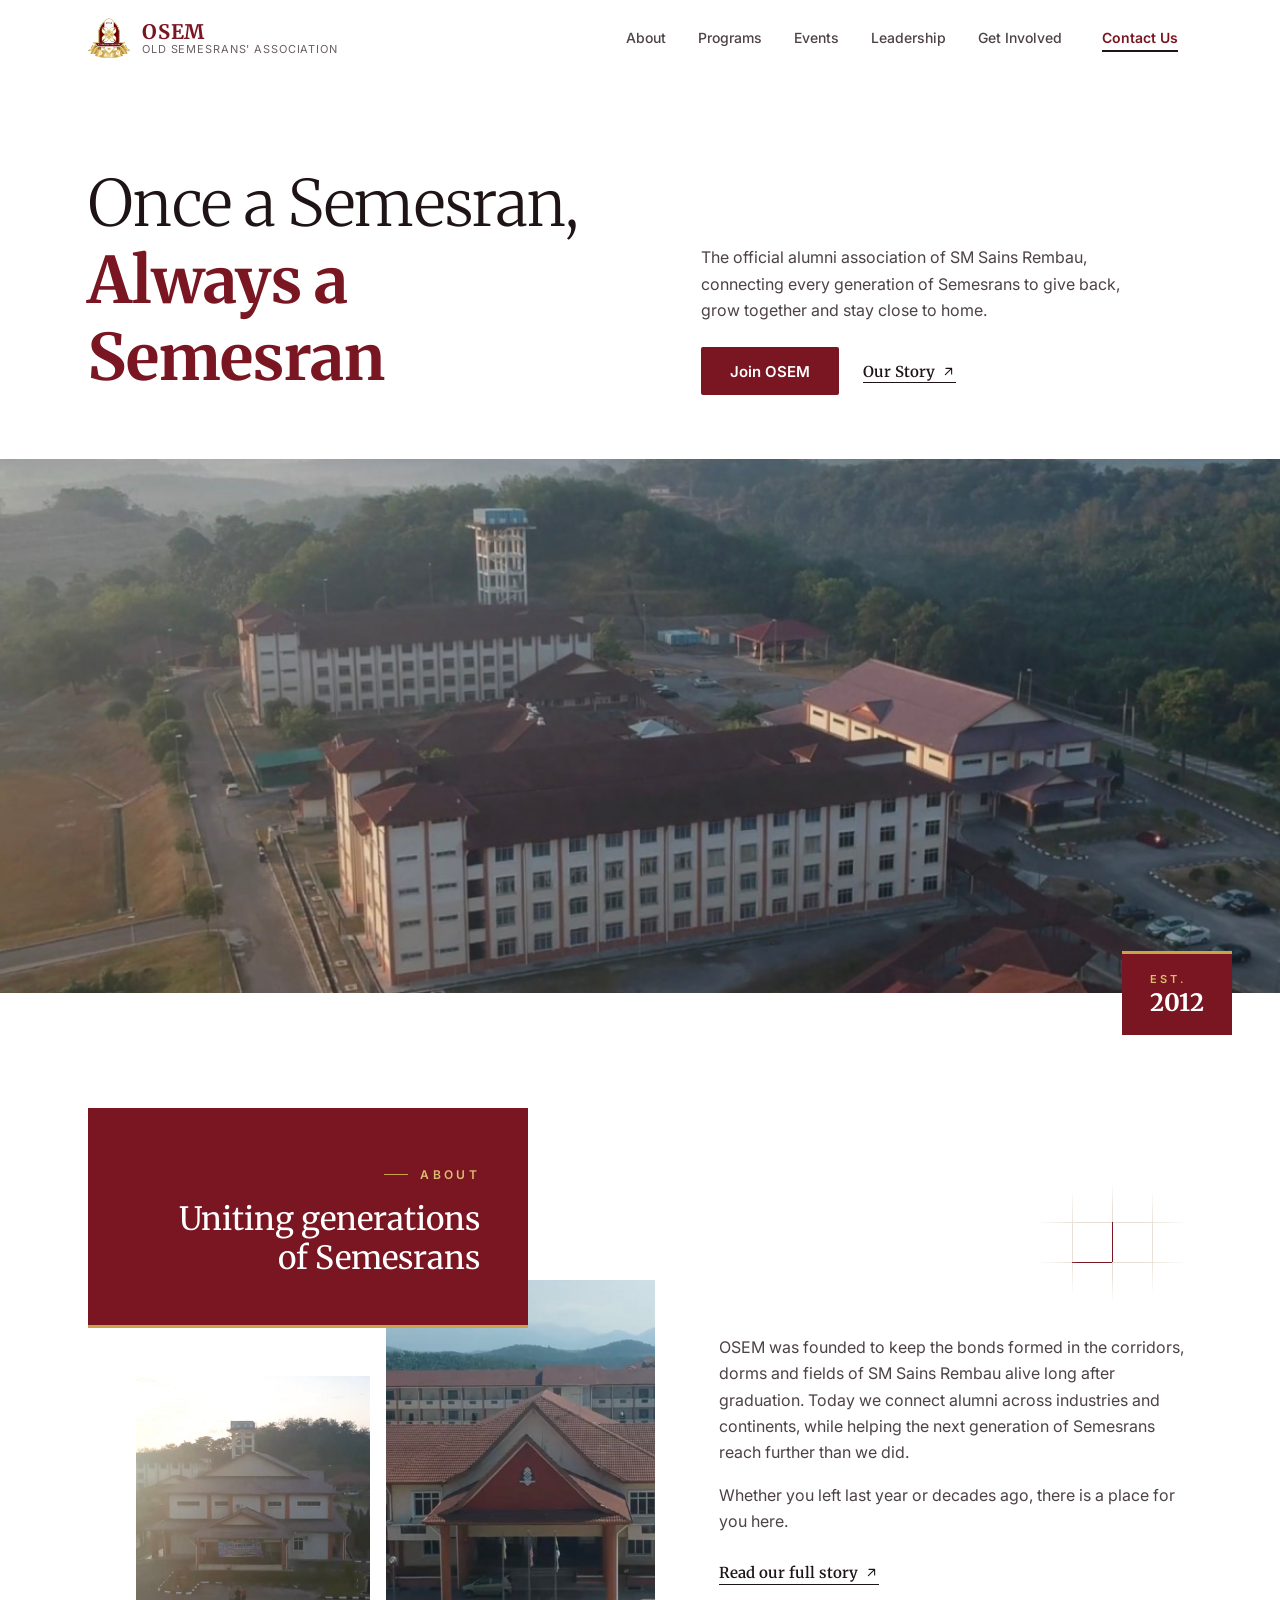
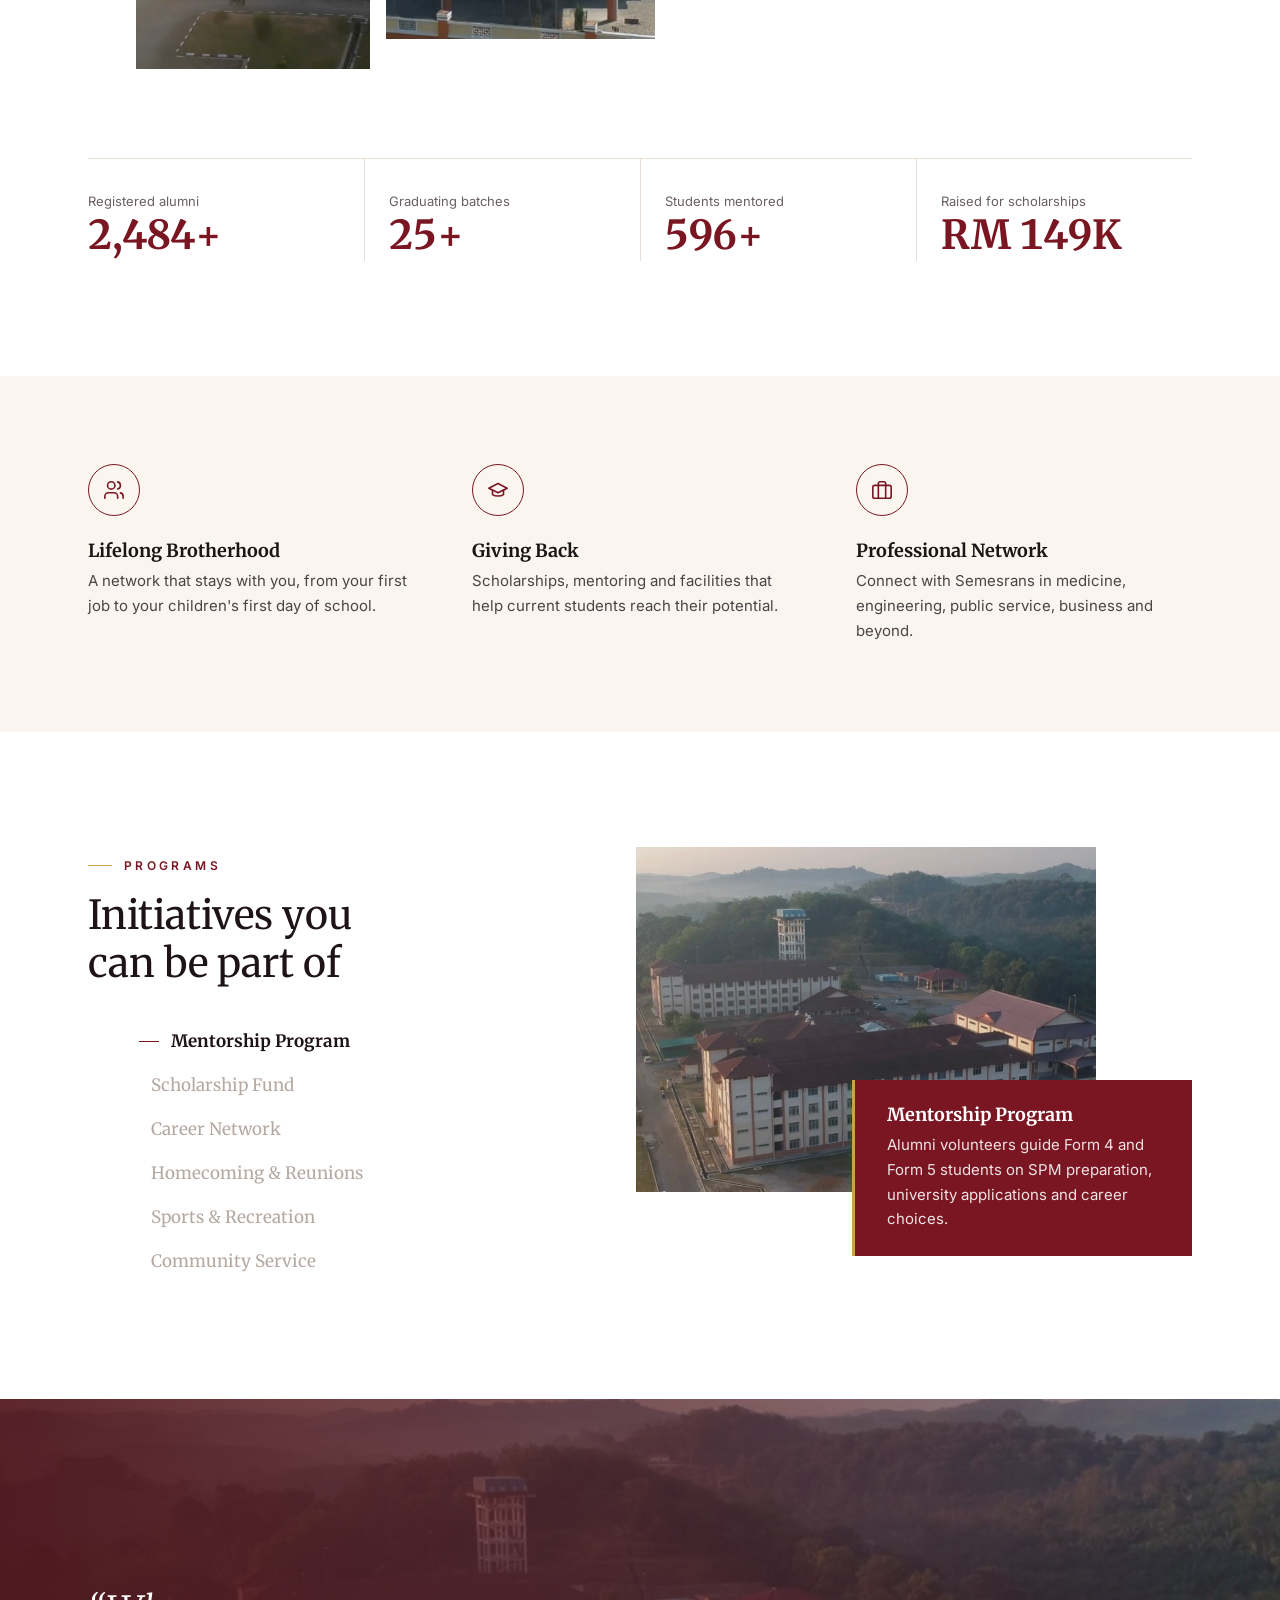
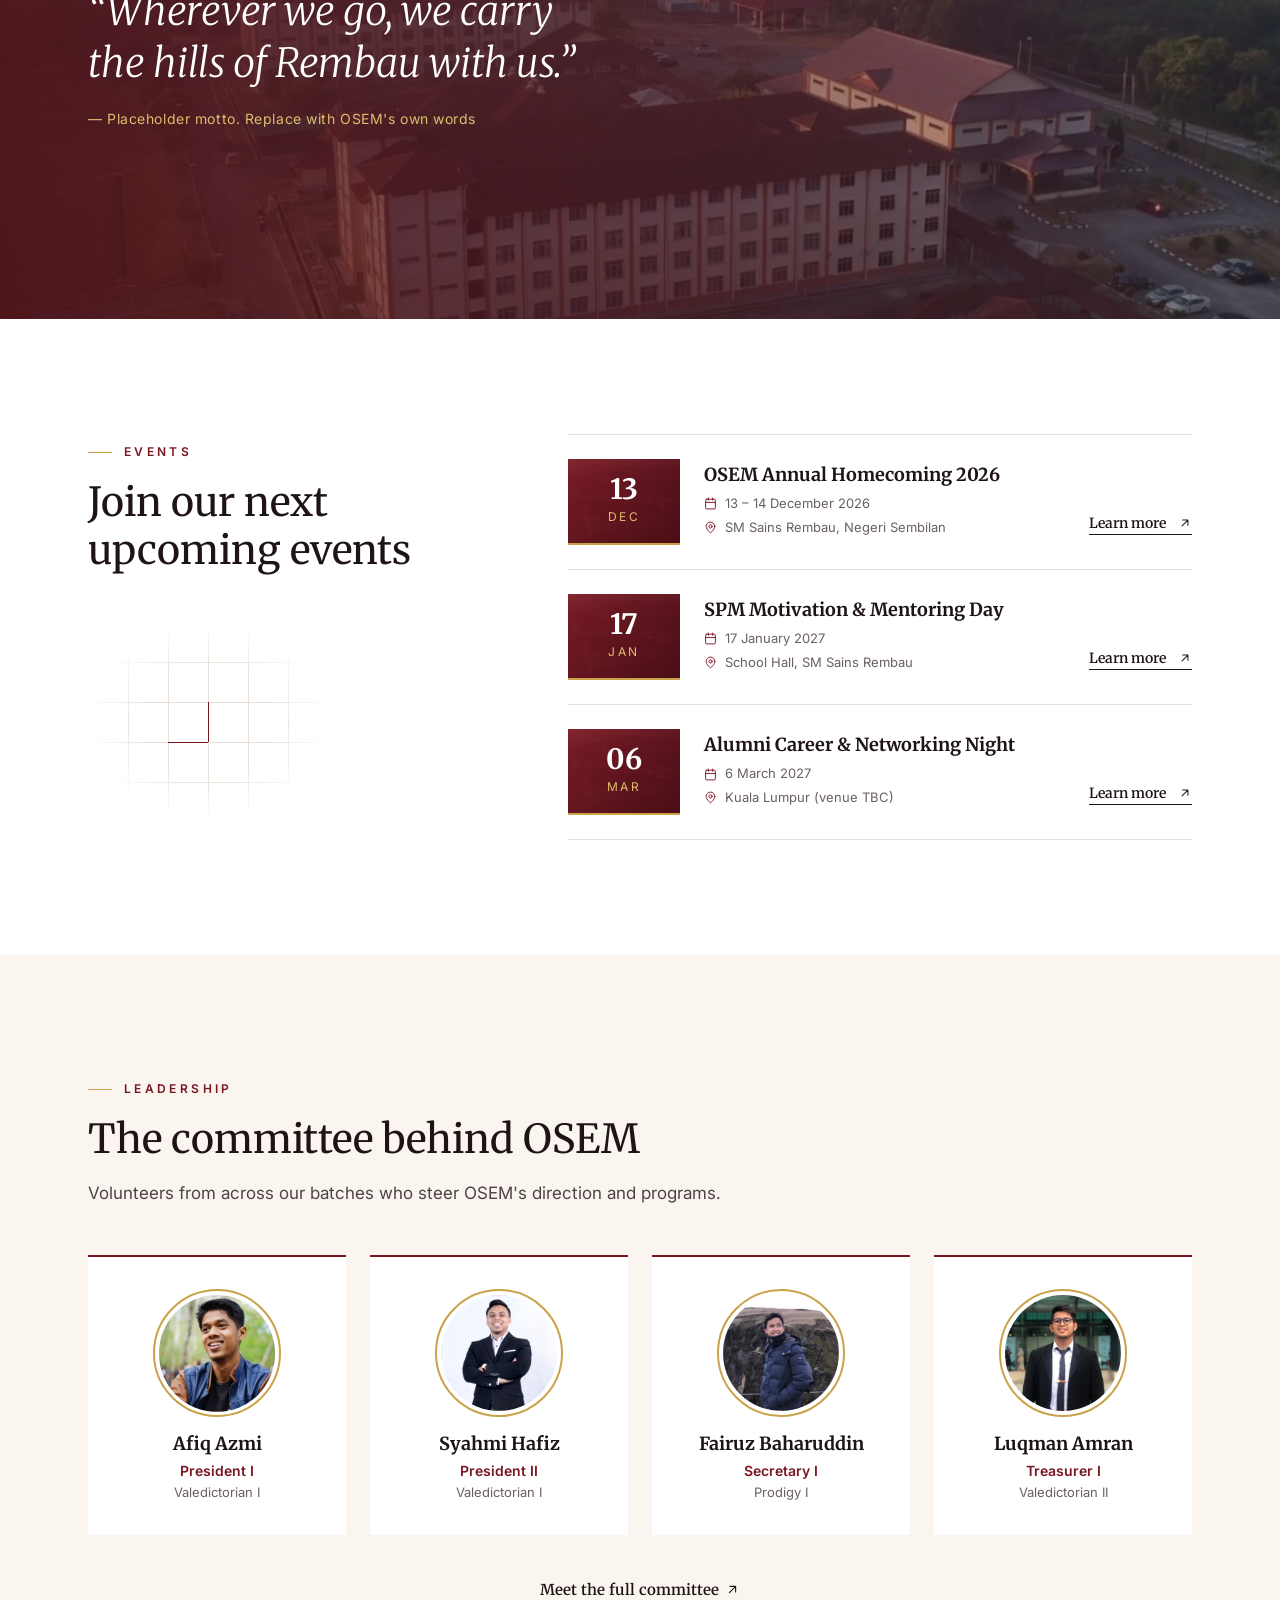
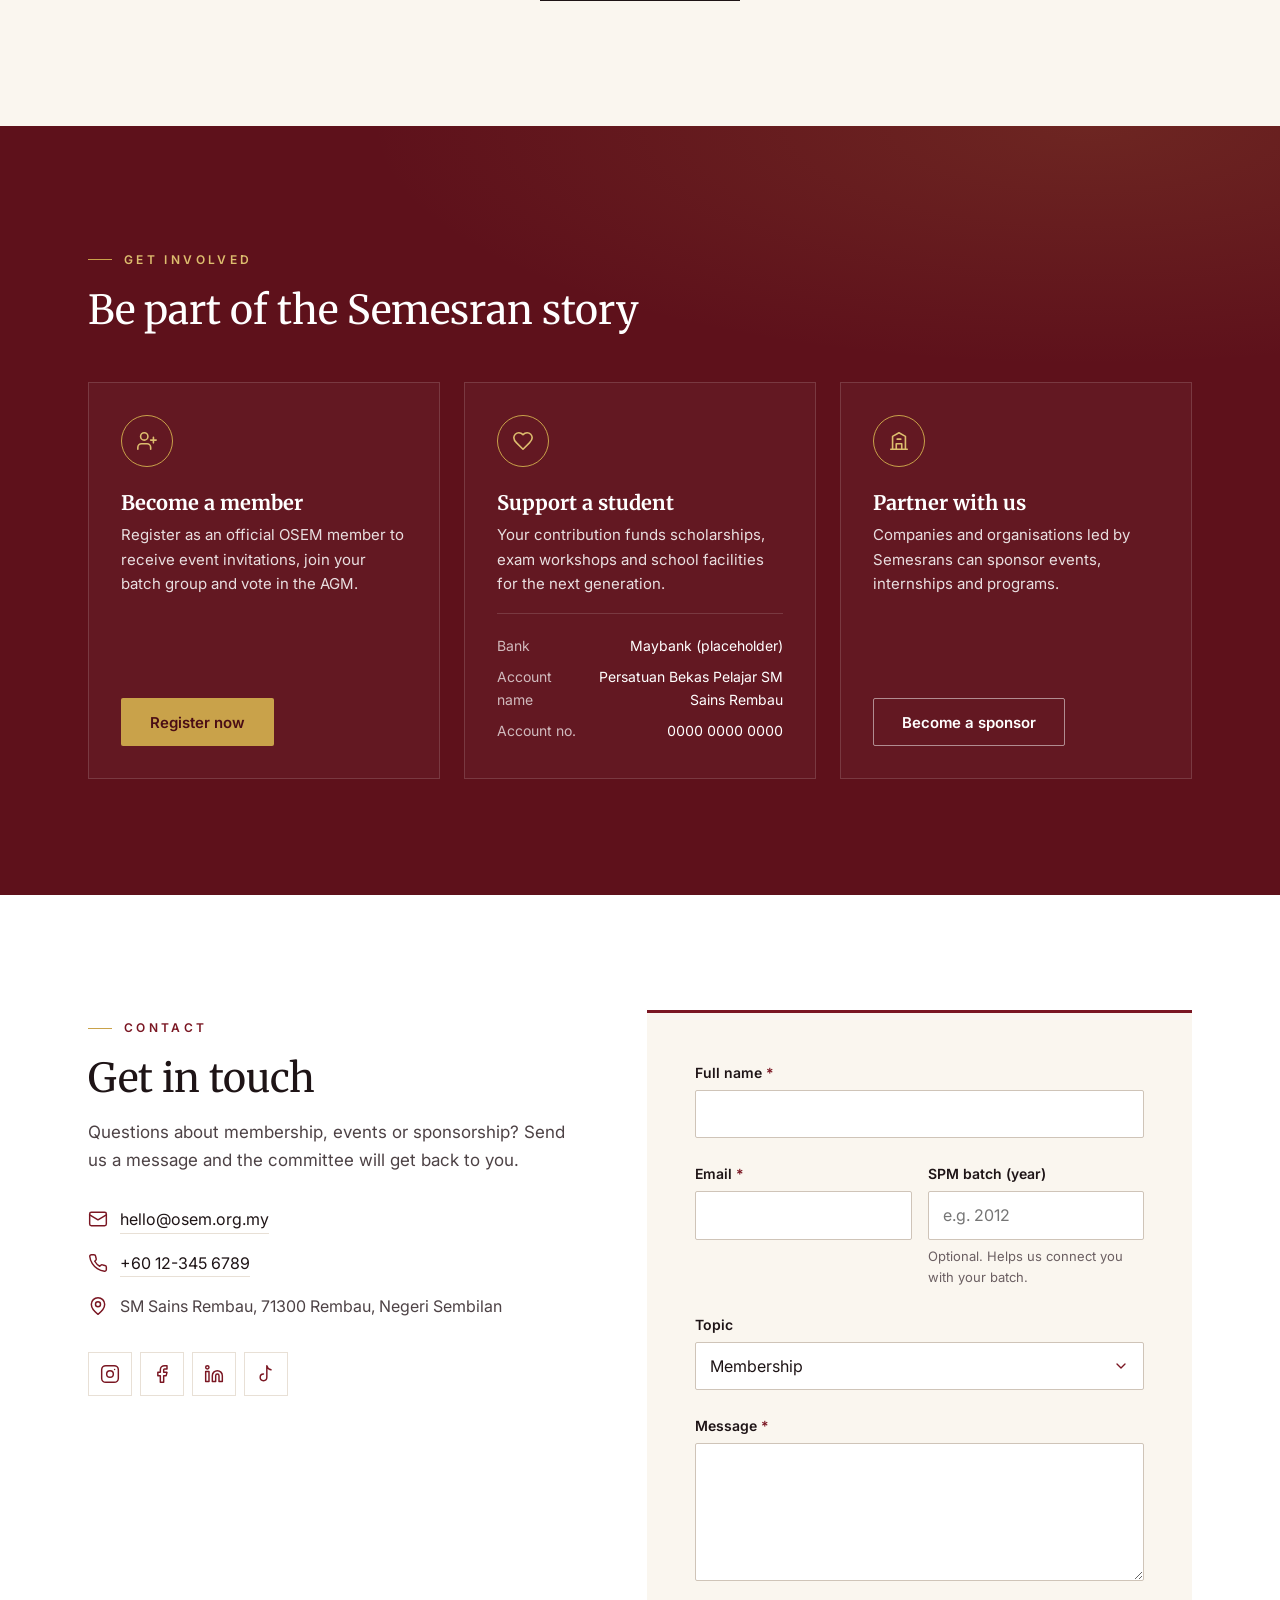
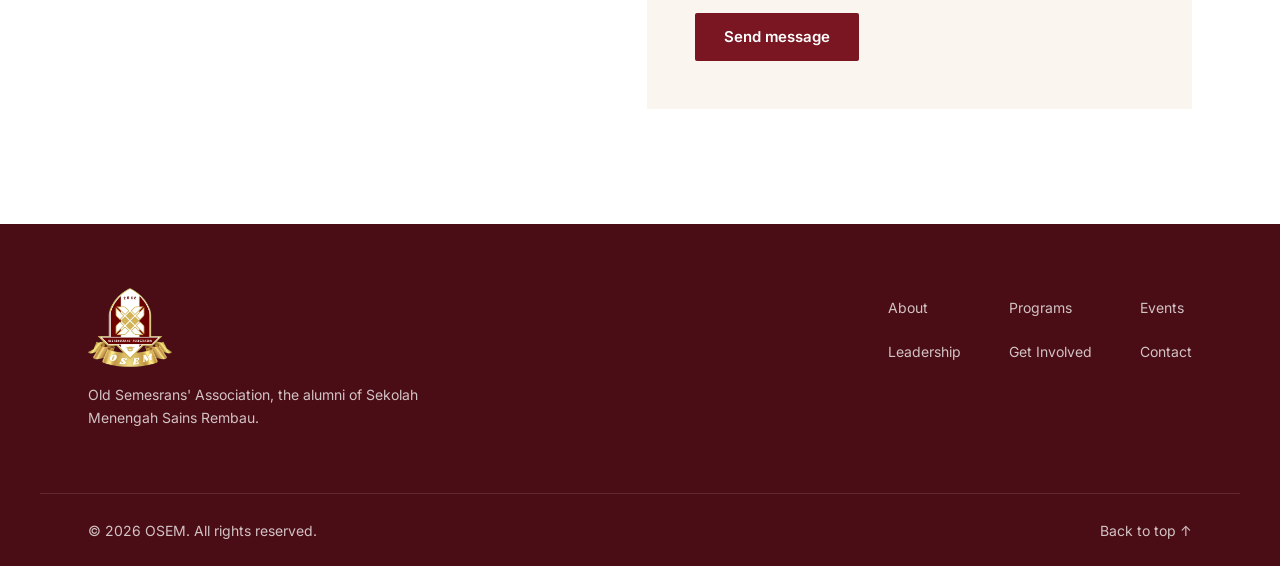
<file: index.html>
<!doctype html>
<html lang="en">
<head>
  <meta charset="utf-8">
  <meta name="viewport" content="width=device-width, initial-scale=1">
  <title>OSEM — Old Semesrans' Association</title>
  <meta name="description" content="OSEM, the Old Semesrans' Association, brings together the alumni of SM Sains Rembau through mentorship, giving back and lifelong friendship.">
  <meta name="theme-color" content="#7A1622">
  <link rel="icon" type="image/png" href="assets/img/osem-logo.png">
  <link rel="preconnect" href="https://fonts.googleapis.com">
  <link rel="preconnect" href="https://fonts.gstatic.com" crossorigin>
  <link href="https://fonts.googleapis.com/css2?family=Merriweather:wght@300;400;700&family=Inter:wght@400;500;600&display=swap" rel="stylesheet">
  <link rel="stylesheet" href="css/styles.css">
</head>
<body>
  <a class="skip-link" href="#main">Skip to main content</a>

  <!-- ============ NAV ============ -->
  <header class="site-header" id="top">
    <div class="container nav">
      <a href="#top" class="brand" aria-label="OSEM home">
        <img src="assets/img/osem-logo.png" alt="" width="42" height="40">
        <span class="brand-text"><strong>OSEM</strong><span>Old Semesrans' Association</span></span>
      </a>

      <button class="nav-toggle" aria-expanded="false" aria-controls="nav-menu" aria-label="Open menu">
        <span></span><span></span><span></span>
      </button>

      <nav id="nav-menu" class="nav-menu" aria-label="Primary">
        <ul>
          <li><a href="about.html">About</a></li>
          <li><a href="#programs">Programs</a></li>
          <li><a href="#events">Events</a></li>
          <li><a href="#leadership">Leadership</a></li>
          <li><a href="#support">Get Involved</a></li>
          <li><a href="#contact" class="nav-cta">Contact Us</a></li>
        </ul>
      </nav>
    </div>
  </header>

  <main id="main">
    <!-- ============ HERO ============ -->
    <section class="hero" aria-labelledby="hero-title">
      <div class="container hero-top">
        <h1 id="hero-title">Once a Semesran,<br><strong>Always a Semesran</strong></h1>
        <div class="hero-side">
          <p>The official alumni association of SM Sains Rembau, connecting every generation of Semesrans to give back, grow together and stay close to home.</p>
          <div class="btn-row">
            <a href="#support" class="btn btn-primary">Join OSEM</a>
            <a href="about.html" class="btn-link">Our Story <svg aria-hidden="true" viewBox="0 0 24 24"><path d="M7 17 17 7M8 7h9v9"/></svg></a>
          </div>
        </div>
      </div>
      <figure class="hero-media">
        <img src="assets/img/campus.jpg" width="1334" height="672" alt="Aerial view of the SM Sains Rembau campus at sunrise, surrounded by forested hills" fetchpriority="high">
        <figcaption class="hero-badge"><span>Est.</span> 2012</figcaption>
      </figure>
    </section>

    <!-- ============ ABOUT ============ -->
    <section class="section about" id="about" aria-labelledby="about-title">
      <div class="container about-grid">
        <div class="about-visual">
          <div class="about-card reveal">
            <p class="eyebrow eyebrow-light">About</p>
            <h2 id="about-title">Uniting generations of Semesrans</h2>
          </div>
          <div class="about-photos">
            <img class="photo photo-a" src="assets/img/dewan.jpg" alt="Dewan Dato Haji Azam, the school hall at SM Sains Rembau, at sunrise" loading="lazy" width="800" height="1000">
            <img class="photo photo-b" src="assets/img/bangunan-utama.jpg" alt="The main building of SM Sains Rembau with the hills of Rembau behind it" loading="lazy" width="750" height="1000">
          </div>
        </div>

        <div class="about-text reveal">
          <span class="deco-grid" aria-hidden="true"></span>
          <p>OSEM was founded to keep the bonds formed in the corridors, dorms and fields of SM Sains Rembau alive long after graduation. Today we connect alumni across industries and continents, while helping the next generation of Semesrans reach further than we did.</p>
          <p>Whether you left last year or decades ago, there is a place for you here.</p>
          <a href="about.html" class="btn-link">Read our full story <svg aria-hidden="true" viewBox="0 0 24 24"><path d="M7 17 17 7M8 7h9v9"/></svg></a>
        </div>
      </div>

      <div class="container">
        <dl class="stats" aria-label="OSEM at a glance">
          <div><dt>Registered alumni</dt><dd data-count="2500" data-suffix="+">2,500+</dd></div>
          <div><dt>Graduating batches</dt><dd data-count="25" data-suffix="+">25+</dd></div>
          <div><dt>Students mentored</dt><dd data-count="600" data-suffix="+">600+</dd></div>
          <div><dt>Raised for scholarships</dt><dd data-prefix="RM " data-count="150" data-suffix="K">RM 150K</dd></div>
        </dl>
      </div>
    </section>

    <!-- ============ VALUES ============ -->
    <section class="values" aria-label="What we stand for">
      <div class="container values-grid">
        <article class="value reveal">
          <span class="value-icon" aria-hidden="true"><svg viewBox="0 0 24 24"><path d="M16 21v-2a4 4 0 0 0-4-4H6a4 4 0 0 0-4 4v2"/><circle cx="9" cy="7" r="4"/><path d="M22 21v-2a4 4 0 0 0-3-3.87M16 3.13a4 4 0 0 1 0 7.75"/></svg></span>
          <h3>Lifelong Brotherhood</h3>
          <p>A network that stays with you, from your first job to your children's first day of school.</p>
        </article>
        <article class="value reveal">
          <span class="value-icon" aria-hidden="true"><svg viewBox="0 0 24 24"><path d="M22 10 12 5 2 10l10 5 10-5Z"/><path d="M6 12v5c3 2 9 2 12 0v-5"/></svg></span>
          <h3>Giving Back</h3>
          <p>Scholarships, mentoring and facilities that help current students reach their potential.</p>
        </article>
        <article class="value reveal">
          <span class="value-icon" aria-hidden="true"><svg viewBox="0 0 24 24"><rect x="2" y="7" width="20" height="14" rx="2"/><path d="M16 21V5a2 2 0 0 0-2-2h-4a2 2 0 0 0-2 2v16"/></svg></span>
          <h3>Professional Network</h3>
          <p>Connect with Semesrans in medicine, engineering, public service, business and beyond.</p>
        </article>
      </div>
    </section>

    <!-- ============ PROGRAMS ============ -->
    <section class="section programs" id="programs" aria-labelledby="programs-title">
      <div class="container programs-grid">
        <div class="programs-intro">
          <p class="eyebrow">Programs</p>
          <h2 id="programs-title">Initiatives you can be part of</h2>

          <div class="program-list" role="tablist" aria-label="OSEM programs" aria-orientation="vertical">
            <button role="tab" id="tab-0" aria-selected="true" aria-controls="program-panel" data-index="0">Mentorship Program</button>
            <button role="tab" id="tab-1" aria-selected="false" aria-controls="program-panel" tabindex="-1" data-index="1">Scholarship Fund</button>
            <button role="tab" id="tab-2" aria-selected="false" aria-controls="program-panel" tabindex="-1" data-index="2">Career Network</button>
            <button role="tab" id="tab-3" aria-selected="false" aria-controls="program-panel" tabindex="-1" data-index="3">Homecoming &amp; Reunions</button>
            <button role="tab" id="tab-4" aria-selected="false" aria-controls="program-panel" tabindex="-1" data-index="4">Sports &amp; Recreation</button>
            <button role="tab" id="tab-5" aria-selected="false" aria-controls="program-panel" tabindex="-1" data-index="5">Community Service</button>
          </div>
        </div>

        <div class="program-panel" id="program-panel" role="tabpanel" aria-labelledby="tab-0" tabindex="0">
          <div class="program-img">
            <img src="assets/img/campus.jpg" alt="" loading="lazy" width="1334" height="672">
          </div>
          <div class="program-caption">
            <h3 class="program-title">Mentorship Program</h3>
            <p class="program-desc">Alumni volunteers guide Form 4 and Form 5 students on SPM preparation, university applications and career choices.</p>
          </div>
        </div>
      </div>
    </section>

    <!-- ============ QUOTE BAND ============ -->
    <section class="band" aria-label="Our motto">
      <img src="assets/img/campus.jpg" alt="" loading="lazy" width="1334" height="672">
      <div class="band-overlay">
        <blockquote class="container">
          <p>“Wherever we go, we carry the hills of Rembau with us.”</p>
          <cite>— Placeholder motto. Replace with OSEM's own words</cite>
        </blockquote>
      </div>
    </section>

    <!-- ============ EVENTS ============ -->
    <section class="section events" id="events" aria-labelledby="events-title">
      <div class="container events-grid">
        <div class="events-intro">
          <p class="eyebrow">Events</p>
          <h2 id="events-title">Join our next<br>upcoming events</h2>
          <span class="deco-grid deco-grid-lg" aria-hidden="true"></span>
        </div>

        <ul class="event-list">
          <li class="event reveal">
            <div class="event-thumb" aria-hidden="true"><span class="d">13</span><span class="m">Dec</span></div>
            <div class="event-body">
              <h3>OSEM Annual Homecoming 2026</h3>
              <p class="meta"><svg aria-hidden="true" viewBox="0 0 24 24"><rect x="3" y="4" width="18" height="18" rx="2"/><path d="M16 2v4M8 2v4M3 10h18"/></svg>13 – 14 December 2026</p>
              <p class="meta"><svg aria-hidden="true" viewBox="0 0 24 24"><path d="M20 10c0 6-8 12-8 12s-8-6-8-12a8 8 0 0 1 16 0Z"/><circle cx="12" cy="10" r="3"/></svg>SM Sains Rembau, Negeri Sembilan</p>
            </div>
            <a href="#contact" class="btn-link event-link">Learn more<span class="sr-only"> about OSEM Annual Homecoming 2026</span> <svg aria-hidden="true" viewBox="0 0 24 24"><path d="M7 17 17 7M8 7h9v9"/></svg></a>
          </li>
          <li class="event reveal">
            <div class="event-thumb" aria-hidden="true"><span class="d">17</span><span class="m">Jan</span></div>
            <div class="event-body">
              <h3>SPM Motivation &amp; Mentoring Day</h3>
              <p class="meta"><svg aria-hidden="true" viewBox="0 0 24 24"><rect x="3" y="4" width="18" height="18" rx="2"/><path d="M16 2v4M8 2v4M3 10h18"/></svg>17 January 2027</p>
              <p class="meta"><svg aria-hidden="true" viewBox="0 0 24 24"><path d="M20 10c0 6-8 12-8 12s-8-6-8-12a8 8 0 0 1 16 0Z"/><circle cx="12" cy="10" r="3"/></svg>School Hall, SM Sains Rembau</p>
            </div>
            <a href="#contact" class="btn-link event-link">Learn more<span class="sr-only"> about SPM Motivation &amp; Mentoring Day</span> <svg aria-hidden="true" viewBox="0 0 24 24"><path d="M7 17 17 7M8 7h9v9"/></svg></a>
          </li>
          <li class="event reveal">
            <div class="event-thumb" aria-hidden="true"><span class="d">06</span><span class="m">Mar</span></div>
            <div class="event-body">
              <h3>Alumni Career &amp; Networking Night</h3>
              <p class="meta"><svg aria-hidden="true" viewBox="0 0 24 24"><rect x="3" y="4" width="18" height="18" rx="2"/><path d="M16 2v4M8 2v4M3 10h18"/></svg>6 March 2027</p>
              <p class="meta"><svg aria-hidden="true" viewBox="0 0 24 24"><path d="M20 10c0 6-8 12-8 12s-8-6-8-12a8 8 0 0 1 16 0Z"/><circle cx="12" cy="10" r="3"/></svg>Kuala Lumpur (venue TBC)</p>
            </div>
            <a href="#contact" class="btn-link event-link">Learn more<span class="sr-only"> about Alumni Career &amp; Networking Night</span> <svg aria-hidden="true" viewBox="0 0 24 24"><path d="M7 17 17 7M8 7h9v9"/></svg></a>
          </li>
        </ul>
      </div>
    </section>

    <!-- ============ LEADERSHIP ============ -->
    <section class="section leadership" id="leadership" aria-labelledby="leadership-title">
      <div class="container">
        <div class="section-head">
          <p class="eyebrow">Leadership</p>
          <h2 id="leadership-title">The committee behind OSEM</h2>
          <p class="lede">Volunteers from across our batches who steer OSEM's direction and programs.</p>
        </div>
        <ul class="team">
          <li class="member reveal"><span class="avatar avatar-photo"><img src="assets/img/committee/afiq-azmi.jpg" alt="" width="320" height="320" loading="lazy"></span><h3>Afiq Azmi</h3><p class="role">President I</p><p class="batch">Valedictorian I</p></li>
          <li class="member reveal"><span class="avatar avatar-photo"><img src="assets/img/committee/syahmi-hafiz.jpg" alt="" width="320" height="320" loading="lazy"></span><h3>Syahmi Hafiz</h3><p class="role">President II</p><p class="batch">Valedictorian I</p></li>
          <li class="member reveal"><span class="avatar avatar-photo"><img src="assets/img/committee/fairuz-baharuddin.jpg" alt="" width="320" height="320" loading="lazy"></span><h3>Fairuz Baharuddin</h3><p class="role">Secretary I</p><p class="batch">Prodigy I</p></li>
          <li class="member reveal"><span class="avatar avatar-photo"><img src="assets/img/committee/luqman-amran.jpg" alt="" width="320" height="320" loading="lazy"></span><h3>Luqman Amran</h3><p class="role">Treasurer I</p><p class="batch">Valedictorian II</p></li>
        </ul>
        <p class="team-more"><a href="about.html#committee" class="btn-link">Meet the full committee <svg aria-hidden="true" viewBox="0 0 24 24"><path d="M7 17 17 7M8 7h9v9"/></svg></a></p>
      </div>
    </section>

    <!-- ============ JOIN / DONATE ============ -->
    <section class="support" id="support" aria-labelledby="support-title">
      <div class="container">
        <div class="section-head section-head-light">
          <p class="eyebrow eyebrow-light">Get Involved</p>
          <h2 id="support-title">Be part of the Semesran story</h2>
        </div>
        <div class="support-grid">
          <article class="support-card">
            <span class="value-icon value-icon-light" aria-hidden="true"><svg viewBox="0 0 24 24"><path d="M16 21v-2a4 4 0 0 0-4-4H6a4 4 0 0 0-4 4v2"/><circle cx="9" cy="7" r="4"/><path d="M19 8v6M22 11h-6"/></svg></span>
            <h3>Become a member</h3>
            <p>Register as an official OSEM member to receive event invitations, join your batch group and vote in the AGM.</p>
            <a href="register.html" class="btn btn-gold">Register now</a>
          </article>
          <article class="support-card">
            <span class="value-icon value-icon-light" aria-hidden="true"><svg viewBox="0 0 24 24"><path d="M19 14c1.49-1.46 3-3.21 3-5.5A5.5 5.5 0 0 0 16.5 3c-1.76 0-3 .5-4.5 2-1.5-1.5-2.74-2-4.5-2A5.5 5.5 0 0 0 2 8.5c0 2.3 1.5 4.05 3 5.5l7 7Z"/></svg></span>
            <h3>Support a student</h3>
            <p>Your contribution funds scholarships, exam workshops and school facilities for the next generation.</p>
            <dl class="bank">
              <div><dt>Bank</dt><dd>Maybank (placeholder)</dd></div>
              <div><dt>Account name</dt><dd>Persatuan Bekas Pelajar SM Sains Rembau</dd></div>
              <div><dt>Account no.</dt><dd>0000 0000 0000</dd></div>
            </dl>
          </article>
          <article class="support-card">
            <span class="value-icon value-icon-light" aria-hidden="true"><svg viewBox="0 0 24 24"><path d="M3 21h18M5 21V7l7-4 7 4v14"/><path d="M9 21v-6h6v6M10 10h4"/></svg></span>
            <h3>Partner with us</h3>
            <p>Companies and organisations led by Semesrans can sponsor events, internships and programs.</p>
            <a href="#contact" class="btn btn-outline-light">Become a sponsor</a>
          </article>
        </div>
      </div>
    </section>

    <!-- ============ CONTACT ============ -->
    <section class="section contact" id="contact" aria-labelledby="contact-title">
      <div class="container contact-grid">
        <div>
          <p class="eyebrow">Contact</p>
          <h2 id="contact-title">Get in touch</h2>
          <p class="lede">Questions about membership, events or sponsorship? Send us a message and the committee will get back to you.</p>
          <ul class="contact-list">
            <li><svg aria-hidden="true" viewBox="0 0 24 24"><rect x="2" y="4" width="20" height="16" rx="2"/><path d="m22 7-10 6L2 7"/></svg><a href="mailto:hello@osem.org.my">hello@osem.org.my</a></li>
            <li><svg aria-hidden="true" viewBox="0 0 24 24"><path d="M22 16.92v3a2 2 0 0 1-2.18 2 19.8 19.8 0 0 1-8.63-3.07 19.5 19.5 0 0 1-6-6A19.8 19.8 0 0 1 2.12 4.18 2 2 0 0 1 4.11 2h3a2 2 0 0 1 2 1.72c.13.96.36 1.9.7 2.81a2 2 0 0 1-.45 2.11L8.09 9.91a16 16 0 0 0 6 6l1.27-1.27a2 2 0 0 1 2.11-.45c.91.34 1.85.57 2.81.7A2 2 0 0 1 22 16.92Z"/></svg><a href="tel:+60123456789">+60 12-345 6789</a></li>
            <li><svg aria-hidden="true" viewBox="0 0 24 24"><path d="M20 10c0 6-8 12-8 12s-8-6-8-12a8 8 0 0 1 16 0Z"/><circle cx="12" cy="10" r="3"/></svg><span>SM Sains Rembau, 71300 Rembau, Negeri Sembilan</span></li>
          </ul>
          <ul class="socials" aria-label="OSEM on social media">
            <li><a href="#" aria-label="Instagram"><svg viewBox="0 0 24 24" aria-hidden="true"><rect x="2" y="2" width="20" height="20" rx="5"/><circle cx="12" cy="12" r="4"/><path d="M17.5 6.5h.01"/></svg></a></li>
            <li><a href="#" aria-label="Facebook"><svg viewBox="0 0 24 24" aria-hidden="true"><path d="M18 2h-3a5 5 0 0 0-5 5v3H7v4h3v8h4v-8h3l1-4h-4V7a1 1 0 0 1 1-1h3Z"/></svg></a></li>
            <li><a href="#" aria-label="LinkedIn"><svg viewBox="0 0 24 24" aria-hidden="true"><path d="M16 8a6 6 0 0 1 6 6v7h-4v-7a2 2 0 0 0-4 0v7h-4v-7a6 6 0 0 1 6-6Z"/><rect x="2" y="9" width="4" height="12"/><circle cx="4" cy="4" r="2"/></svg></a></li>
            <li><a href="#" aria-label="TikTok"><svg viewBox="0 0 24 24" aria-hidden="true"><path d="M9 12a4 4 0 1 0 4 4V2c.5 2.5 2.5 4.5 5 5"/></svg></a></li>
          </ul>
        </div>

        <form class="contact-form" novalidate>
          <div class="field">
            <label for="name">Full name <span aria-hidden="true">*</span></label>
            <input id="name" name="name" type="text" autocomplete="name" required aria-describedby="name-err">
            <p class="error" id="name-err" aria-live="polite"></p>
          </div>
          <div class="field-row">
            <div class="field">
              <label for="email">Email <span aria-hidden="true">*</span></label>
              <input id="email" name="email" type="email" autocomplete="email" required aria-describedby="email-err">
              <p class="error" id="email-err" aria-live="polite"></p>
            </div>
            <div class="field">
              <label for="batch">SPM batch (year)</label>
              <input id="batch" name="batch" type="text" inputmode="numeric" placeholder="e.g. 2012" aria-describedby="batch-help">
              <p class="help" id="batch-help">Optional. Helps us connect you with your batch.</p>
            </div>
          </div>
          <div class="field">
            <label for="topic">Topic</label>
            <select id="topic" name="topic">
              <option>Membership</option>
              <option>Events</option>
              <option>Donations &amp; sponsorship</option>
              <option>Other</option>
            </select>
          </div>
          <div class="field">
            <label for="message">Message <span aria-hidden="true">*</span></label>
            <textarea id="message" name="message" rows="5" required aria-describedby="message-err"></textarea>
            <p class="error" id="message-err" aria-live="polite"></p>
          </div>
          <button type="submit" class="btn btn-primary">Send message</button>
          <p class="form-status" role="status" aria-live="polite"></p>
        </form>
      </div>
    </section>
  </main>

  <!-- ============ FOOTER ============ -->
  <footer class="site-footer">
    <div class="container footer-grid">
      <div class="footer-brand">
        <img src="assets/img/osem-logo.png" alt="OSEM crest" width="84" height="79" loading="lazy">
        <p>Old Semesrans' Association, the alumni of Sekolah Menengah Sains Rembau.</p>
      </div>
      <nav aria-label="Footer">
        <ul>
          <li><a href="about.html">About</a></li>
          <li><a href="#programs">Programs</a></li>
          <li><a href="#events">Events</a></li>
          <li><a href="#leadership">Leadership</a></li>
          <li><a href="#support">Get Involved</a></li>
          <li><a href="#contact">Contact</a></li>
        </ul>
      </nav>
    </div>
    <div class="container footer-bottom">
      <p>© <span id="year">2026</span> OSEM. All rights reserved.</p>
      <a href="#top">Back to top ↑</a>
    </div>
  </footer>

  <script src="js/main.js" defer></script>
</body>
</html>
</file>
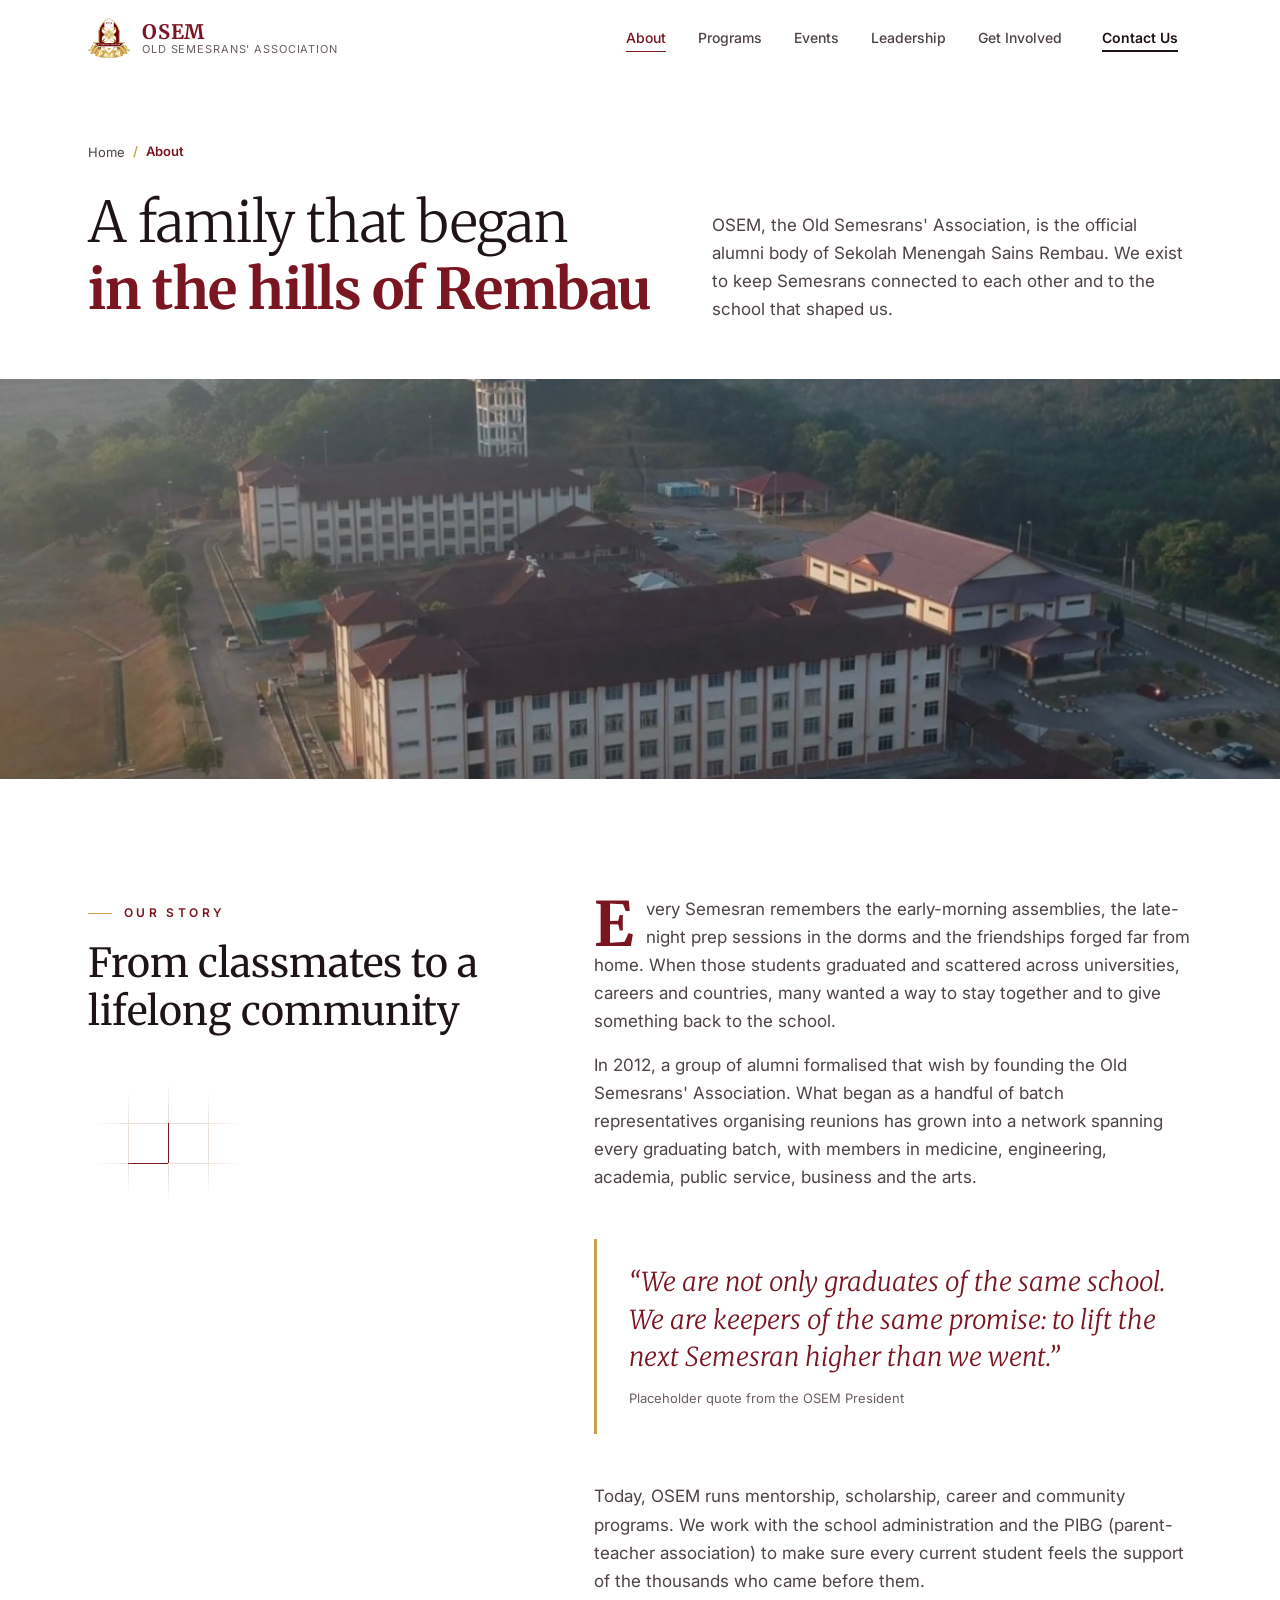
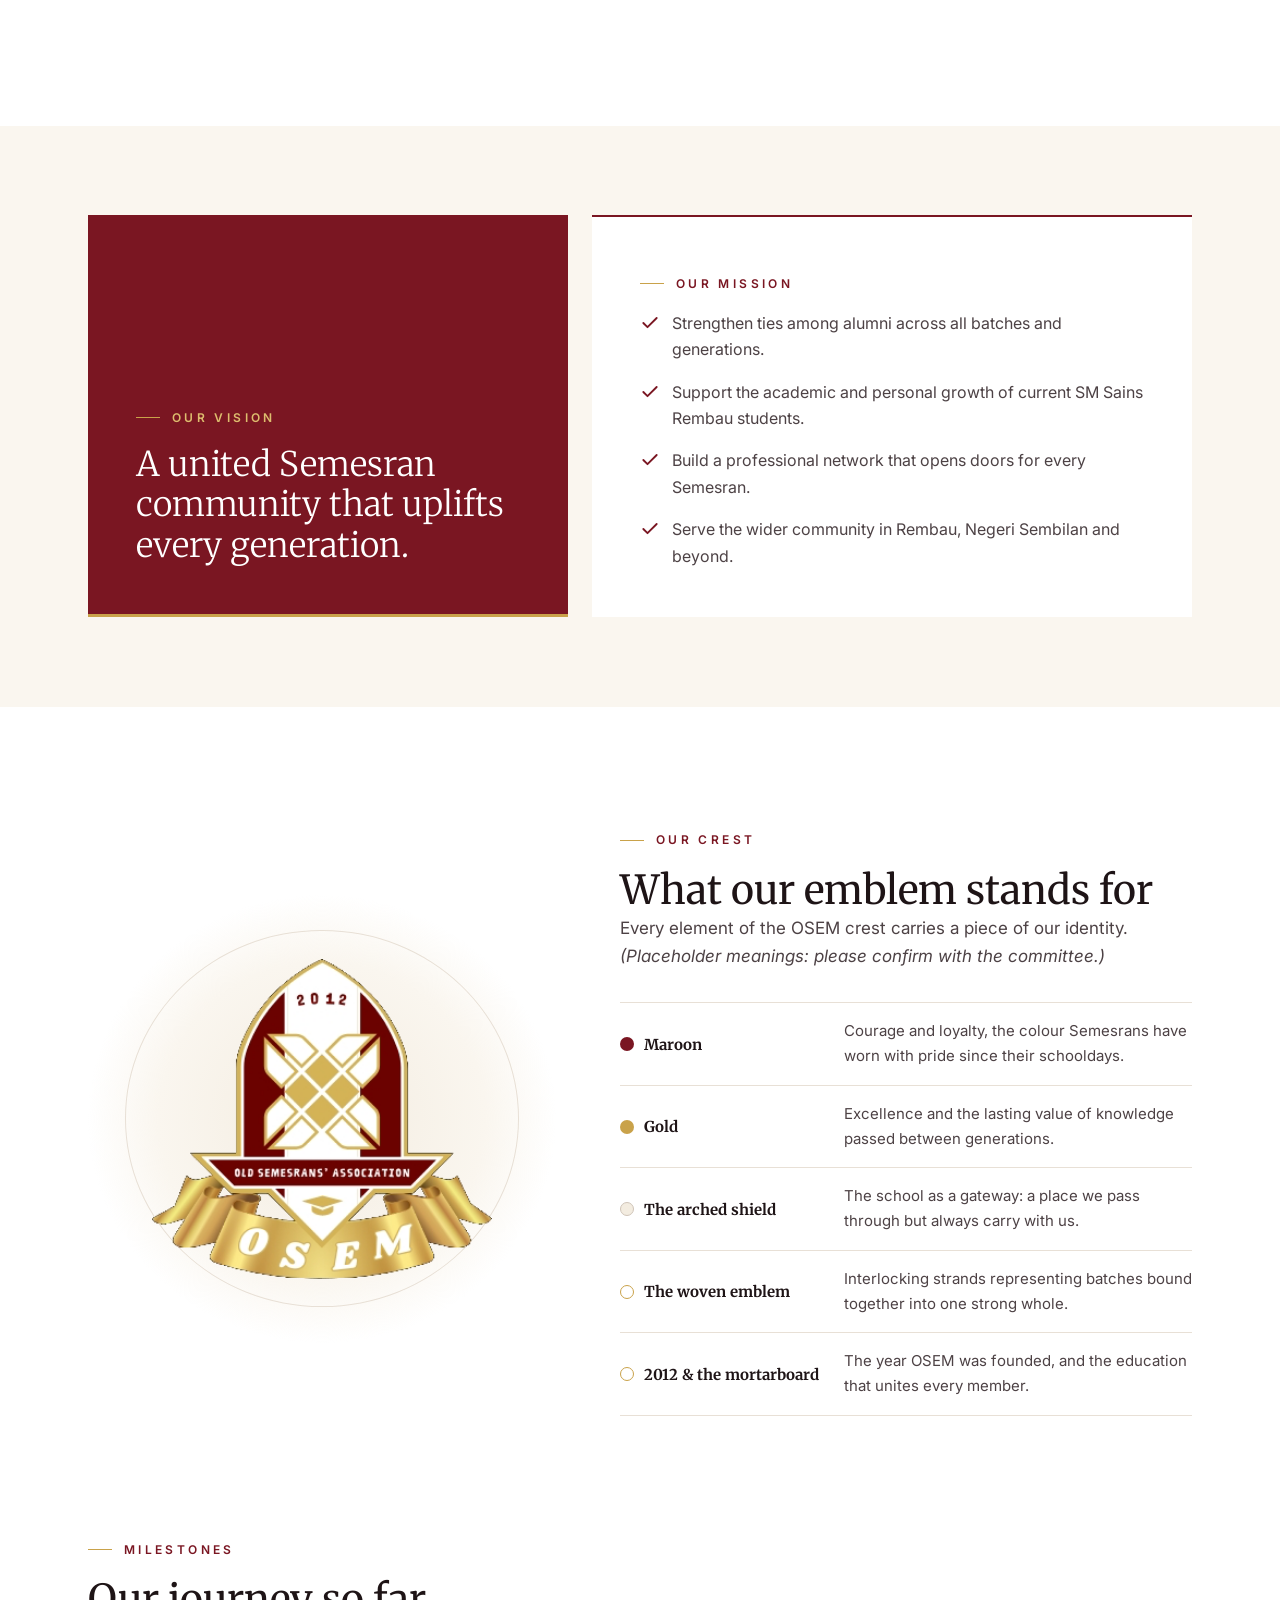
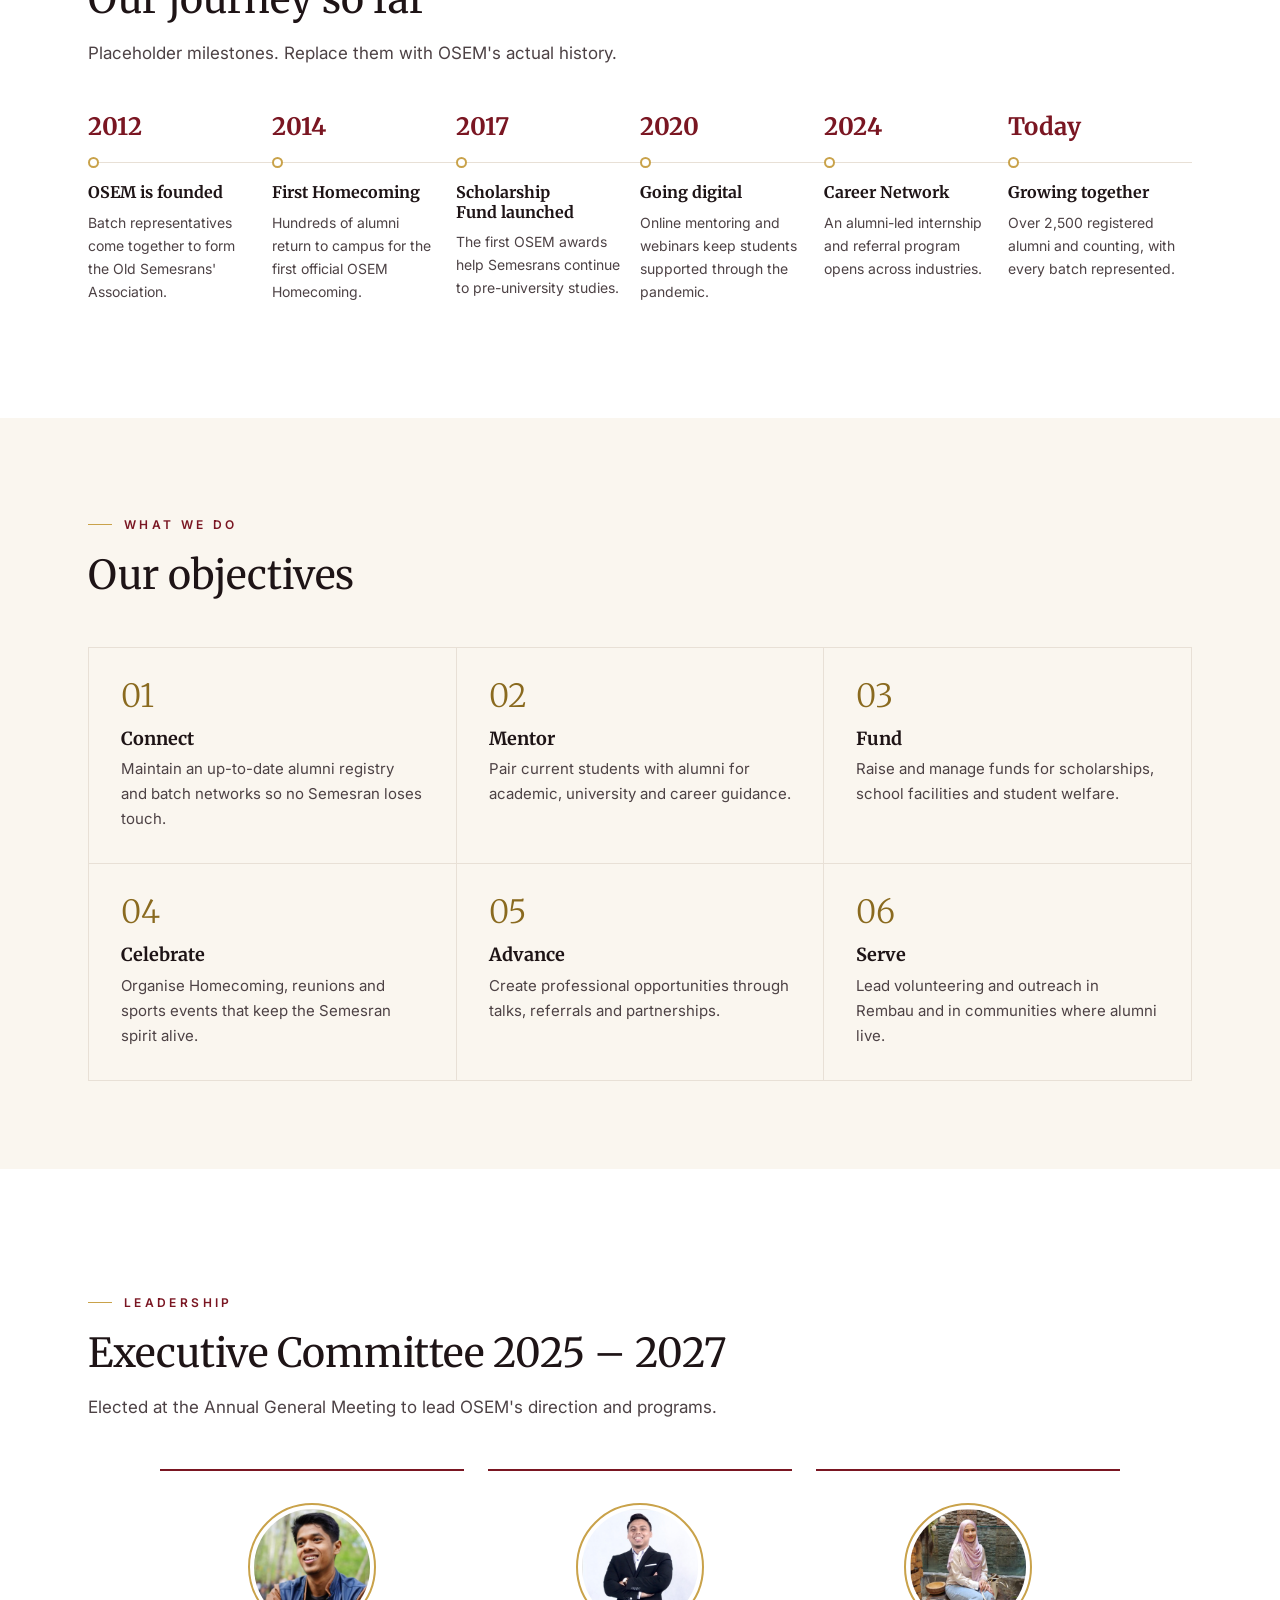
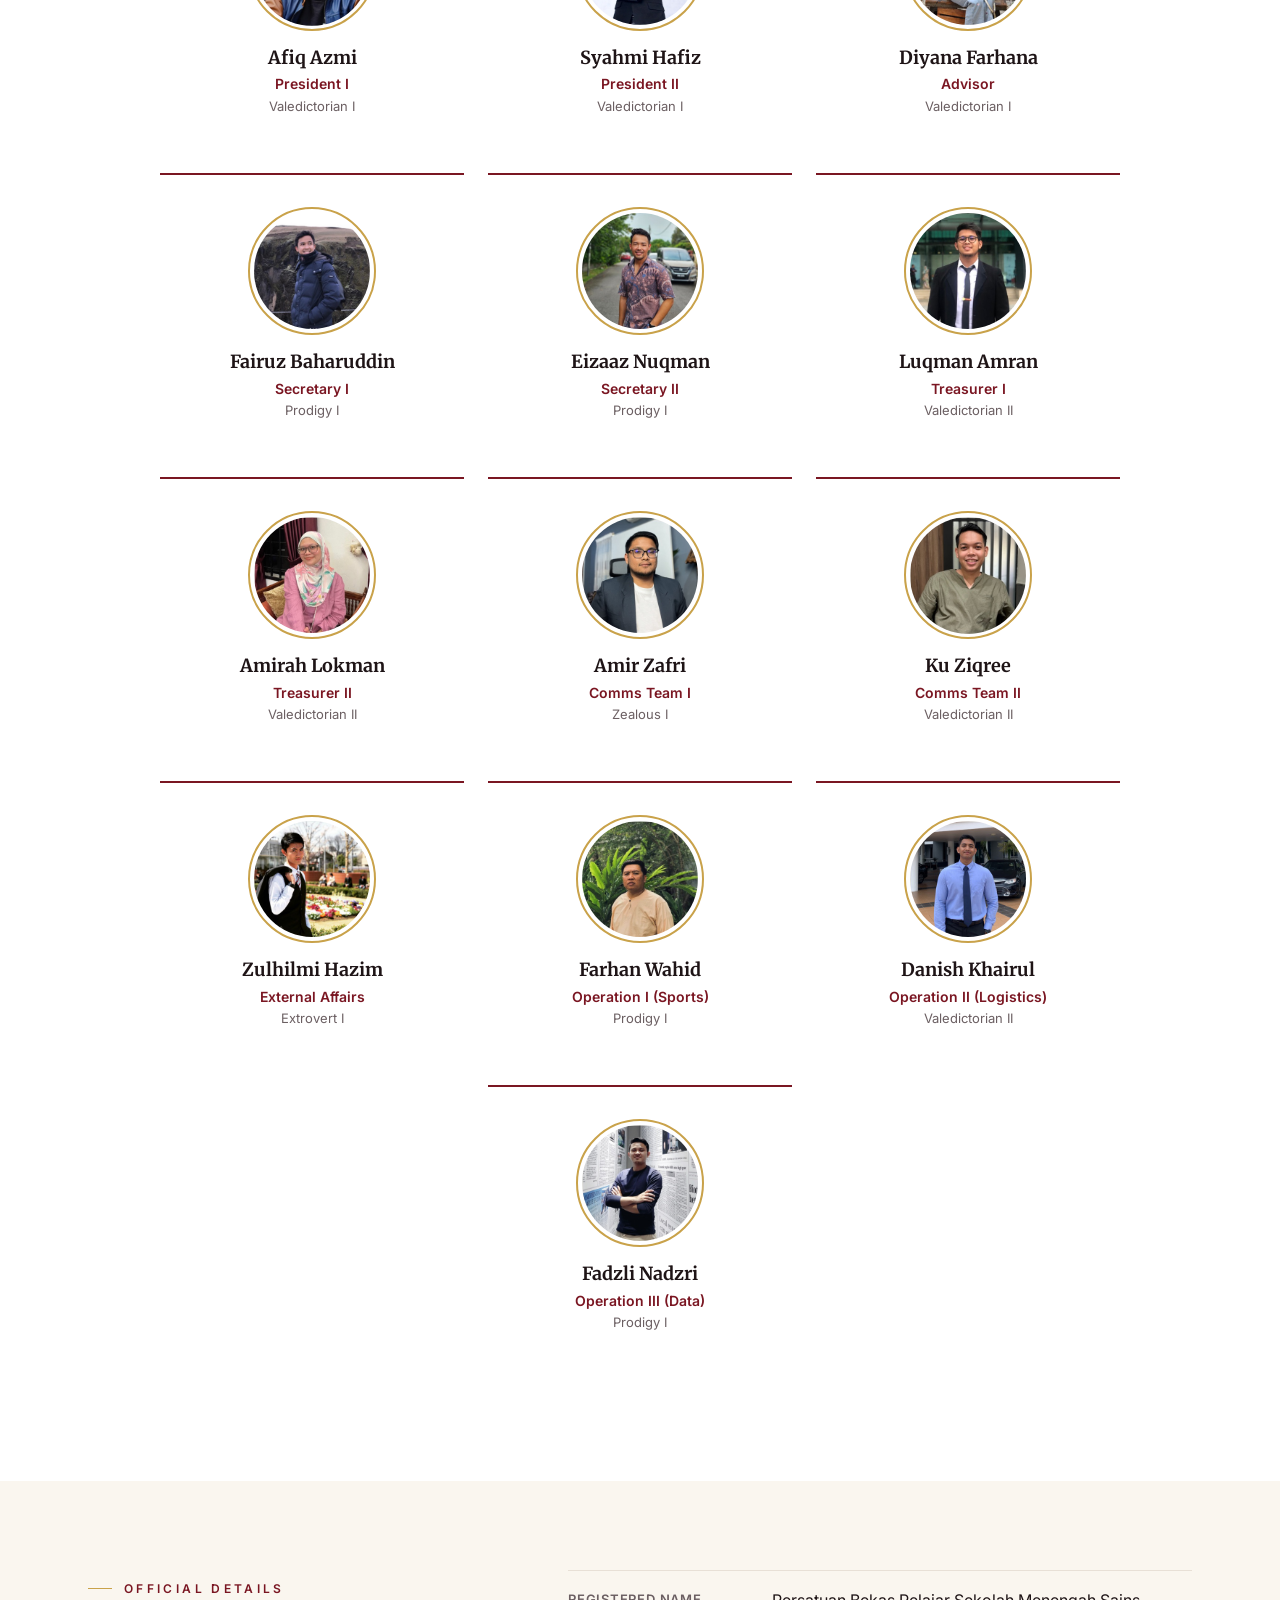
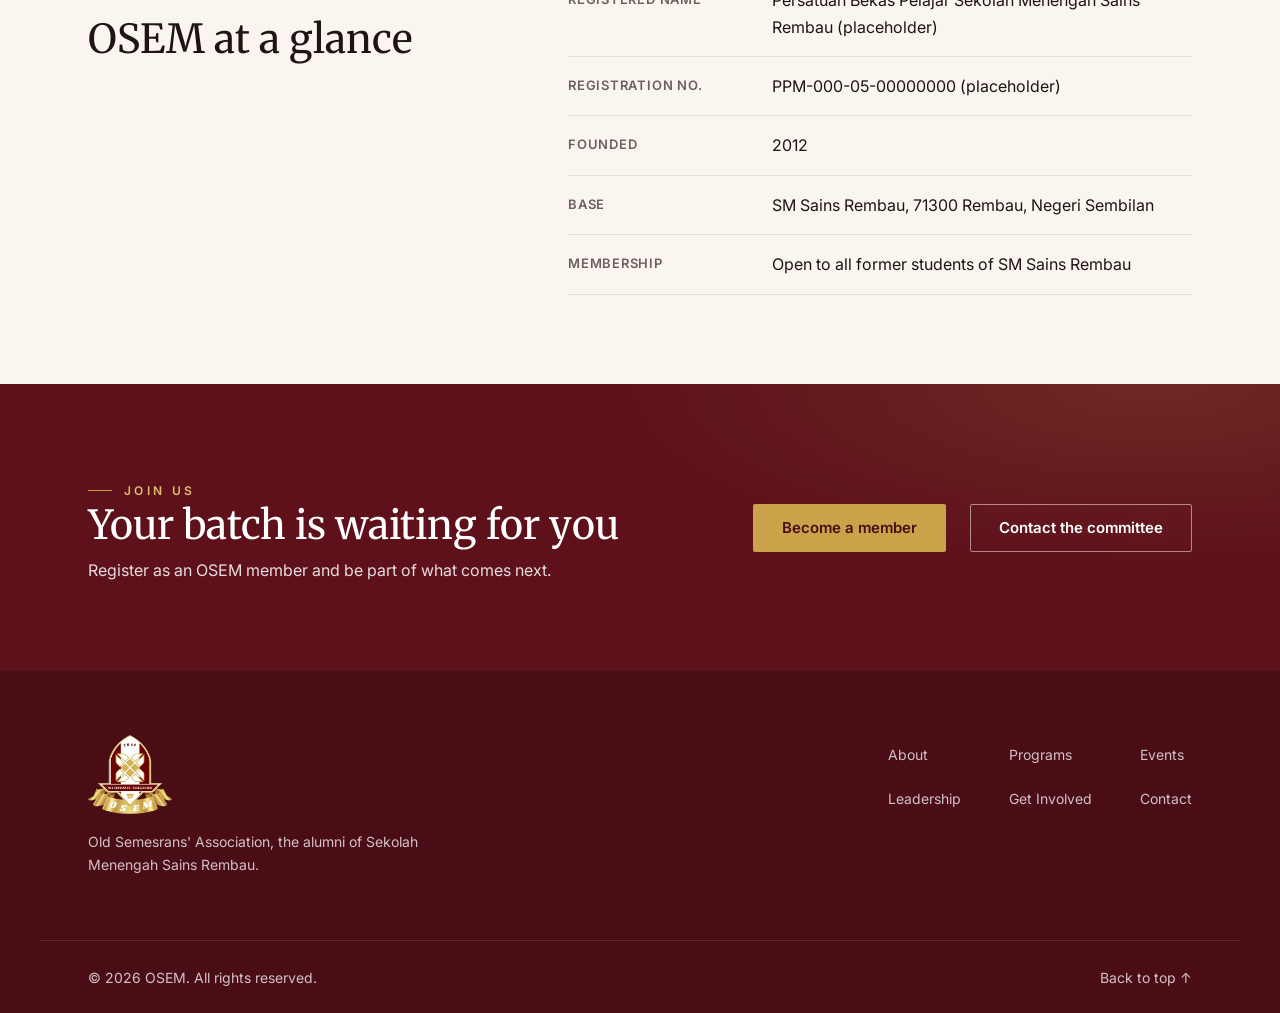
<file: about.html>
<!doctype html>
<html lang="en">
<head>
  <meta charset="utf-8">
  <meta name="viewport" content="width=device-width, initial-scale=1">
  <title>About OSEM — Old Semesrans' Association</title>
  <meta name="description" content="The story, mission, crest and people behind OSEM, the alumni association of SM Sains Rembau.">
  <meta name="theme-color" content="#7A1622">
  <link rel="icon" type="image/png" href="assets/img/osem-logo.png">
  <link rel="preconnect" href="https://fonts.googleapis.com">
  <link rel="preconnect" href="https://fonts.gstatic.com" crossorigin>
  <link href="https://fonts.googleapis.com/css2?family=Merriweather:wght@300;400;700&family=Inter:wght@400;500;600&display=swap" rel="stylesheet">
  <link rel="stylesheet" href="css/styles.css">
</head>
<body>
  <a class="skip-link" href="#main">Skip to main content</a>

  <!-- ============ NAV ============ -->
  <header class="site-header" id="top">
    <div class="container nav">
      <a href="index.html" class="brand" aria-label="OSEM home">
        <img src="assets/img/osem-logo.png" alt="" width="42" height="40">
        <span class="brand-text"><strong>OSEM</strong><span>Old Semesrans' Association</span></span>
      </a>

      <button class="nav-toggle" aria-expanded="false" aria-controls="nav-menu" aria-label="Open menu">
        <span></span><span></span><span></span>
      </button>

      <nav id="nav-menu" class="nav-menu" aria-label="Primary">
        <ul>
          <li><a href="about.html" aria-current="page">About</a></li>
          <li><a href="index.html#programs">Programs</a></li>
          <li><a href="index.html#events">Events</a></li>
          <li><a href="#committee">Leadership</a></li>
          <li><a href="index.html#support">Get Involved</a></li>
          <li><a href="index.html#contact" class="nav-cta">Contact Us</a></li>
        </ul>
      </nav>
    </div>
  </header>

  <main id="main">
    <!-- ============ PAGE HERO ============ -->
    <section class="page-hero" aria-labelledby="page-title">
      <div class="container page-hero-top">
        <div>
          <nav class="breadcrumb" aria-label="Breadcrumb">
            <ol>
              <li><a href="index.html">Home</a></li>
              <li aria-current="page">About</li>
            </ol>
          </nav>
          <h1 id="page-title">A family that began<br><strong>in the hills of Rembau</strong></h1>
        </div>
        <p class="page-hero-lede">OSEM, the Old Semesrans' Association, is the official alumni body of Sekolah Menengah Sains Rembau. We exist to keep Semesrans connected to each other and to the school that shaped us.</p>
      </div>
      <figure class="page-hero-media">
        <img src="assets/img/campus.jpg" width="1334" height="672" alt="Aerial view of SM Sains Rembau's school blocks and hall at dawn" fetchpriority="high">
      </figure>
    </section>

    <!-- ============ STORY ============ -->
    <section class="section story" aria-labelledby="story-title">
      <div class="container story-grid">
        <div class="story-head">
          <p class="eyebrow">Our Story</p>
          <h2 id="story-title">From classmates to a lifelong community</h2>
          <span class="deco-grid" aria-hidden="true"></span>
        </div>
        <div class="story-body">
          <p class="dropcap">Every Semesran remembers the early-morning assemblies, the late-night prep sessions in the dorms and the friendships forged far from home. When those students graduated and scattered across universities, careers and countries, many wanted a way to stay together and to give something back to the school.</p>
          <p>In 2012, a group of alumni formalised that wish by founding the Old Semesrans' Association. What began as a handful of batch representatives organising reunions has grown into a network spanning every graduating batch, with members in medicine, engineering, academia, public service, business and the arts.</p>
          <blockquote class="pullquote">
            <p>“We are not only graduates of the same school. We are keepers of the same promise: to lift the next Semesran higher than we went.”</p>
            <cite>Placeholder quote from the OSEM President</cite>
          </blockquote>
          <p>Today, OSEM runs mentorship, scholarship, career and community programs. We work with the school administration and the PIBG (parent-teacher association) to make sure every current student feels the support of the thousands who came before them.</p>
        </div>
      </div>
    </section>

    <!-- ============ MISSION & VISION ============ -->
    <section class="mv" aria-label="Mission and vision">
      <div class="container mv-grid">
        <article class="mv-card mv-card-dark reveal">
          <p class="eyebrow eyebrow-light">Our Vision</p>
          <h2>A united Semesran community that uplifts every generation.</h2>
        </article>
        <article class="mv-card reveal">
          <p class="eyebrow">Our Mission</p>
          <ul class="checklist">
            <li><svg aria-hidden="true" viewBox="0 0 24 24"><path d="M20 6 9 17l-5-5"/></svg>Strengthen ties among alumni across all batches and generations.</li>
            <li><svg aria-hidden="true" viewBox="0 0 24 24"><path d="M20 6 9 17l-5-5"/></svg>Support the academic and personal growth of current SM Sains Rembau students.</li>
            <li><svg aria-hidden="true" viewBox="0 0 24 24"><path d="M20 6 9 17l-5-5"/></svg>Build a professional network that opens doors for every Semesran.</li>
            <li><svg aria-hidden="true" viewBox="0 0 24 24"><path d="M20 6 9 17l-5-5"/></svg>Serve the wider community in Rembau, Negeri Sembilan and beyond.</li>
          </ul>
        </article>
      </div>
    </section>

    <!-- ============ CREST ============ -->
    <section class="section crest" aria-labelledby="crest-title">
      <div class="container crest-grid">
        <div class="crest-visual">
          <img src="assets/img/osem-logo.png" alt="The OSEM crest: a maroon and cream arched shield bearing a gold woven emblem, the year 2012, and a gold ribbon reading OSEM" width="312" height="294" loading="lazy">
        </div>
        <div>
          <p class="eyebrow">Our Crest</p>
          <h2 id="crest-title">What our emblem stands for</h2>
          <p class="lede">Every element of the OSEM crest carries a piece of our identity. <em>(Placeholder meanings: please confirm with the committee.)</em></p>
          <dl class="crest-list">
            <div><dt><span class="swatch swatch-maroon" aria-hidden="true"></span>Maroon</dt><dd>Courage and loyalty, the colour Semesrans have worn with pride since their schooldays.</dd></div>
            <div><dt><span class="swatch swatch-gold" aria-hidden="true"></span>Gold</dt><dd>Excellence and the lasting value of knowledge passed between generations.</dd></div>
            <div><dt><span class="swatch swatch-cream" aria-hidden="true"></span>The arched shield</dt><dd>The school as a gateway: a place we pass through but always carry with us.</dd></div>
            <div><dt><span class="swatch swatch-outline" aria-hidden="true"></span>The woven emblem</dt><dd>Interlocking strands representing batches bound together into one strong whole.</dd></div>
            <div><dt><span class="swatch swatch-outline" aria-hidden="true"></span>2012 &amp; the mortarboard</dt><dd>The year OSEM was founded, and the education that unites every member.</dd></div>
          </dl>
        </div>
      </div>
    </section>

    <!-- ============ TIMELINE ============ -->
    <section class="section timeline-section" aria-labelledby="timeline-title">
      <div class="container">
        <div class="section-head">
          <p class="eyebrow">Milestones</p>
          <h2 id="timeline-title">Our journey so far</h2>
          <p class="lede">Placeholder milestones. Replace them with OSEM's actual history.</p>
        </div>
        <ol class="timeline">
          <li class="reveal"><span class="year">2012</span><h3>OSEM is founded</h3><p>Batch representatives come together to form the Old Semesrans' Association.</p></li>
          <li class="reveal"><span class="year">2014</span><h3>First Homecoming</h3><p>Hundreds of alumni return to campus for the first official OSEM Homecoming.</p></li>
          <li class="reveal"><span class="year">2017</span><h3>Scholarship Fund launched</h3><p>The first OSEM awards help Semesrans continue to pre-university studies.</p></li>
          <li class="reveal"><span class="year">2020</span><h3>Going digital</h3><p>Online mentoring and webinars keep students supported through the pandemic.</p></li>
          <li class="reveal"><span class="year">2024</span><h3>Career Network</h3><p>An alumni-led internship and referral program opens across industries.</p></li>
          <li class="reveal"><span class="year">Today</span><h3>Growing together</h3><p>Over 2,500 registered alumni and counting, with every batch represented.</p></li>
        </ol>
      </div>
    </section>

    <!-- ============ OBJECTIVES ============ -->
    <section class="values objectives" aria-labelledby="objectives-title">
      <div class="container">
        <div class="section-head">
          <p class="eyebrow">What We Do</p>
          <h2 id="objectives-title">Our objectives</h2>
        </div>
        <ol class="objective-grid">
          <li class="reveal"><span class="num" aria-hidden="true">01</span><h3>Connect</h3><p>Maintain an up-to-date alumni registry and batch networks so no Semesran loses touch.</p></li>
          <li class="reveal"><span class="num" aria-hidden="true">02</span><h3>Mentor</h3><p>Pair current students with alumni for academic, university and career guidance.</p></li>
          <li class="reveal"><span class="num" aria-hidden="true">03</span><h3>Fund</h3><p>Raise and manage funds for scholarships, school facilities and student welfare.</p></li>
          <li class="reveal"><span class="num" aria-hidden="true">04</span><h3>Celebrate</h3><p>Organise Homecoming, reunions and sports events that keep the Semesran spirit alive.</p></li>
          <li class="reveal"><span class="num" aria-hidden="true">05</span><h3>Advance</h3><p>Create professional opportunities through talks, referrals and partnerships.</p></li>
          <li class="reveal"><span class="num" aria-hidden="true">06</span><h3>Serve</h3><p>Lead volunteering and outreach in Rembau and in communities where alumni live.</p></li>
        </ol>
      </div>
    </section>

    <!-- ============ COMMITTEE ============ -->
    <section class="section" id="committee" aria-labelledby="committee-title">
      <div class="container">
        <div class="section-head">
          <p class="eyebrow">Leadership</p>
          <h2 id="committee-title">Executive Committee 2025 – 2027</h2>
          <p class="lede">Elected at the Annual General Meeting to lead OSEM's direction and programs.</p>
        </div>
        <ul class="team">
          <li class="member reveal"><span class="avatar avatar-photo"><img src="assets/img/committee/afiq-azmi.jpg" alt="" width="320" height="320" loading="lazy"></span><h3>Afiq Azmi</h3><p class="role">President I</p><p class="batch">Valedictorian I</p></li>
          <li class="member reveal"><span class="avatar avatar-photo"><img src="assets/img/committee/syahmi-hafiz.jpg" alt="" width="320" height="320" loading="lazy"></span><h3>Syahmi Hafiz</h3><p class="role">President II</p><p class="batch">Valedictorian I</p></li>
          <li class="member reveal"><span class="avatar avatar-photo"><img src="assets/img/committee/diyana-farhana.jpg" alt="" width="320" height="320" loading="lazy"></span><h3>Diyana Farhana</h3><p class="role">Advisor</p><p class="batch">Valedictorian I</p></li>
          <li class="member reveal"><span class="avatar avatar-photo"><img src="assets/img/committee/fairuz-baharuddin.jpg" alt="" width="320" height="320" loading="lazy"></span><h3>Fairuz Baharuddin</h3><p class="role">Secretary I</p><p class="batch">Prodigy I</p></li>
          <li class="member reveal"><span class="avatar avatar-photo"><img src="assets/img/committee/eizaaz-nuqman.jpg" alt="" width="320" height="320" loading="lazy"></span><h3>Eizaaz Nuqman</h3><p class="role">Secretary II</p><p class="batch">Prodigy I</p></li>
          <li class="member reveal"><span class="avatar avatar-photo"><img src="assets/img/committee/luqman-amran.jpg" alt="" width="320" height="320" loading="lazy"></span><h3>Luqman Amran</h3><p class="role">Treasurer I</p><p class="batch">Valedictorian II</p></li>
          <li class="member reveal"><span class="avatar avatar-photo"><img src="assets/img/committee/amirah-lokman.jpg" alt="" width="320" height="320" loading="lazy"></span><h3>Amirah Lokman</h3><p class="role">Treasurer II</p><p class="batch">Valedictorian II</p></li>
          <li class="member reveal"><span class="avatar avatar-photo"><img src="assets/img/committee/amir-zafri.jpg" alt="" width="320" height="320" loading="lazy"></span><h3>Amir Zafri</h3><p class="role">Comms Team I</p><p class="batch">Zealous I</p></li>
          <li class="member reveal"><span class="avatar avatar-photo"><img src="assets/img/committee/ku-ziqree.jpg" alt="" width="320" height="320" loading="lazy"></span><h3>Ku Ziqree</h3><p class="role">Comms Team II</p><p class="batch">Valedictorian II</p></li>
          <li class="member reveal"><span class="avatar avatar-photo"><img src="assets/img/committee/zulhilmi-hazim.jpg" alt="" width="320" height="320" loading="lazy"></span><h3>Zulhilmi Hazim</h3><p class="role">External Affairs</p><p class="batch">Extrovert I</p></li>
          <li class="member reveal"><span class="avatar avatar-photo"><img src="assets/img/committee/farhan-wahid.jpg" alt="" width="320" height="320" loading="lazy"></span><h3>Farhan Wahid</h3><p class="role">Operation I (Sports)</p><p class="batch">Prodigy I</p></li>
          <li class="member reveal"><span class="avatar avatar-photo"><img src="assets/img/committee/danish-khairul.jpg" alt="" width="320" height="320" loading="lazy"></span><h3>Danish Khairul</h3><p class="role">Operation II (Logistics)</p><p class="batch">Valedictorian II</p></li>
          <li class="member reveal"><span class="avatar avatar-photo"><img src="assets/img/committee/fadzli-nadzri.jpg" alt="" width="320" height="320" loading="lazy"></span><h3>Fadzli Nadzri</h3><p class="role">Operation III (Data)</p><p class="batch">Prodigy I</p></li>
        </ul>
      </div>
    </section>

    <!-- ============ FACTS ============ -->
    <section class="facts-section" aria-labelledby="facts-title">
      <div class="container facts-grid">
        <div>
          <p class="eyebrow">Official Details</p>
          <h2 id="facts-title">OSEM at a glance</h2>
        </div>
        <dl class="facts">
          <div><dt>Registered name</dt><dd>Persatuan Bekas Pelajar Sekolah Menengah Sains Rembau (placeholder)</dd></div>
          <div><dt>Registration no.</dt><dd>PPM-000-05-00000000 (placeholder)</dd></div>
          <div><dt>Founded</dt><dd>2012</dd></div>
          <div><dt>Base</dt><dd>SM Sains Rembau, 71300 Rembau, Negeri Sembilan</dd></div>
          <div><dt>Membership</dt><dd>Open to all former students of SM Sains Rembau</dd></div>
        </dl>
      </div>
    </section>

    <!-- ============ CTA ============ -->
    <section class="cta-band" aria-labelledby="cta-title">
      <div class="container cta-inner">
        <div>
          <p class="eyebrow eyebrow-light">Join Us</p>
          <h2 id="cta-title">Your batch is waiting for you</h2>
          <p>Register as an OSEM member and be part of what comes next.</p>
        </div>
        <div class="btn-row">
          <a href="register.html" class="btn btn-gold">Become a member</a>
          <a href="index.html#contact" class="btn btn-outline-light">Contact the committee</a>
        </div>
      </div>
    </section>
  </main>

  <!-- ============ FOOTER ============ -->
  <footer class="site-footer">
    <div class="container footer-grid">
      <div class="footer-brand">
        <img src="assets/img/osem-logo.png" alt="OSEM crest" width="84" height="79" loading="lazy">
        <p>Old Semesrans' Association, the alumni of Sekolah Menengah Sains Rembau.</p>
      </div>
      <nav aria-label="Footer">
        <ul>
          <li><a href="about.html">About</a></li>
          <li><a href="index.html#programs">Programs</a></li>
          <li><a href="index.html#events">Events</a></li>
          <li><a href="#committee">Leadership</a></li>
          <li><a href="index.html#support">Get Involved</a></li>
          <li><a href="index.html#contact">Contact</a></li>
        </ul>
      </nav>
    </div>
    <div class="container footer-bottom">
      <p>© <span id="year">2026</span> OSEM. All rights reserved.</p>
      <a href="#top">Back to top ↑</a>
    </div>
  </footer>

  <script src="js/main.js" defer></script>
</body>
</html>
</file>
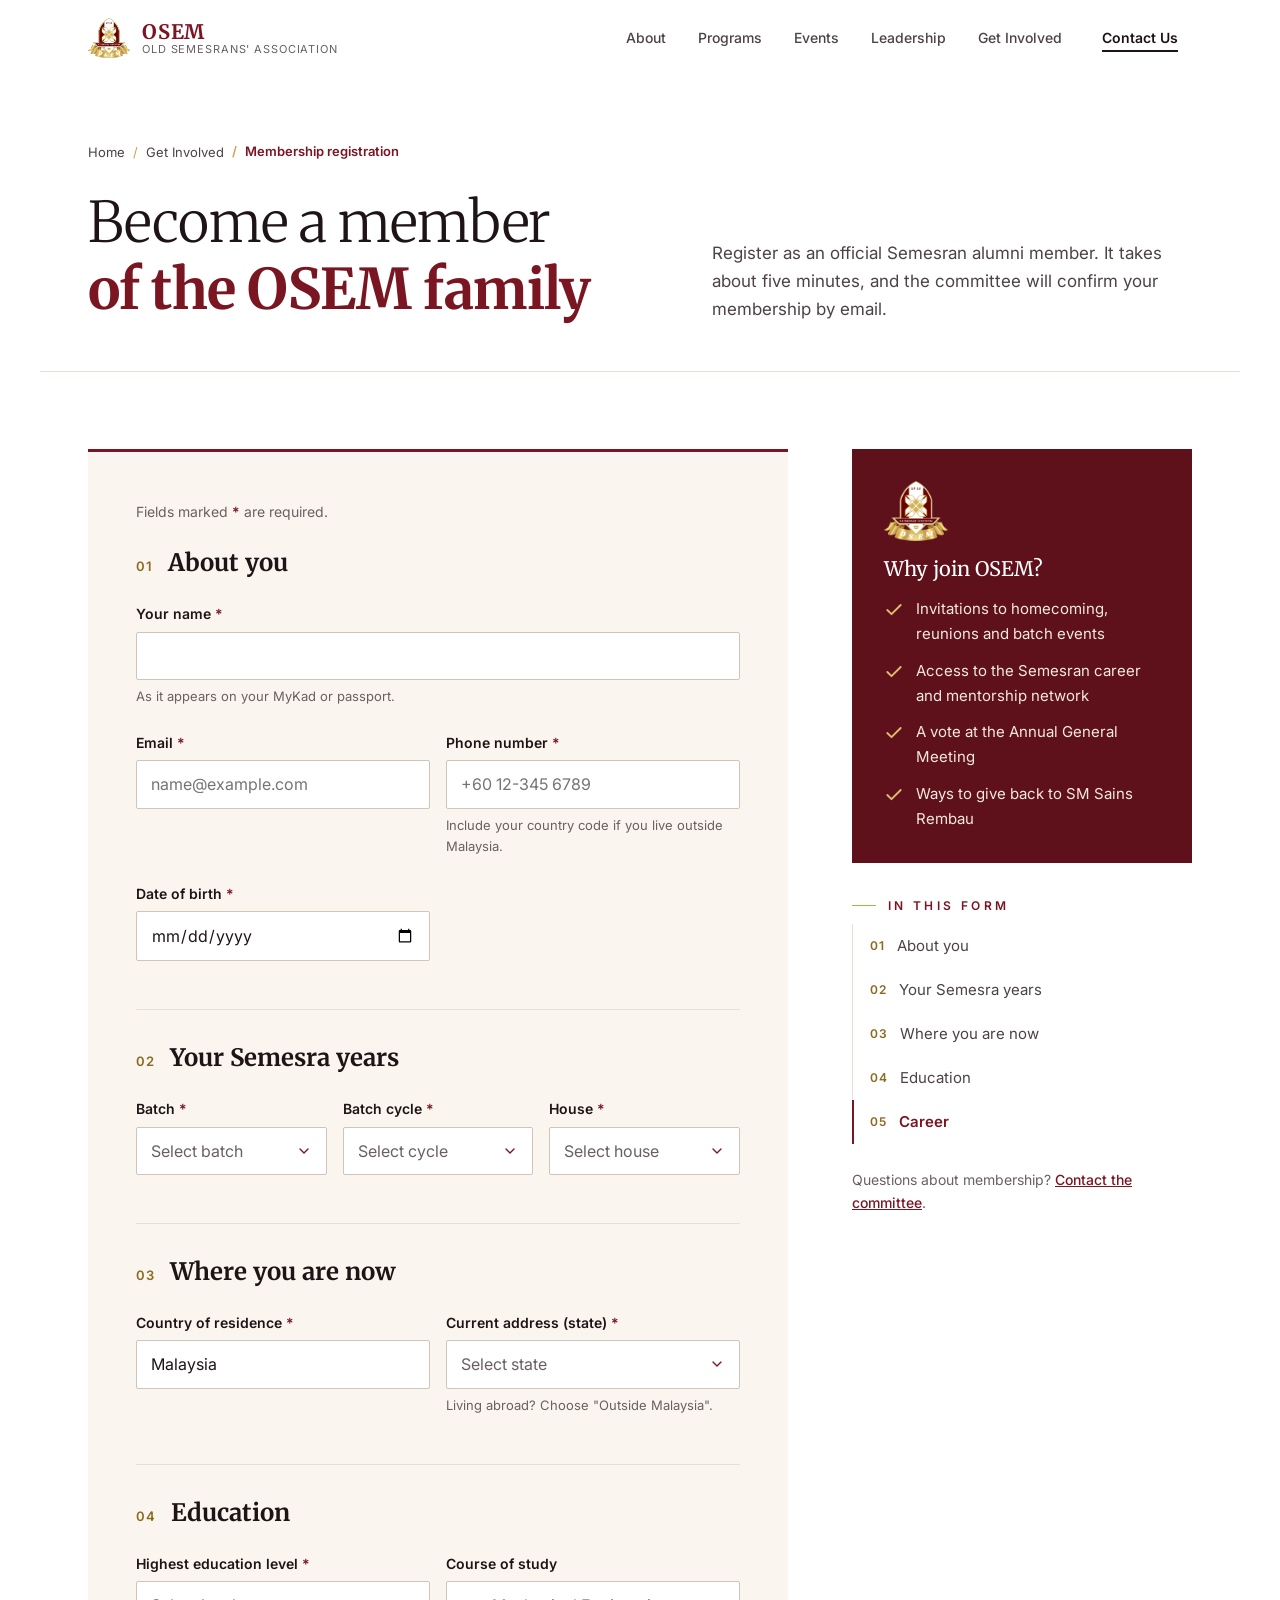
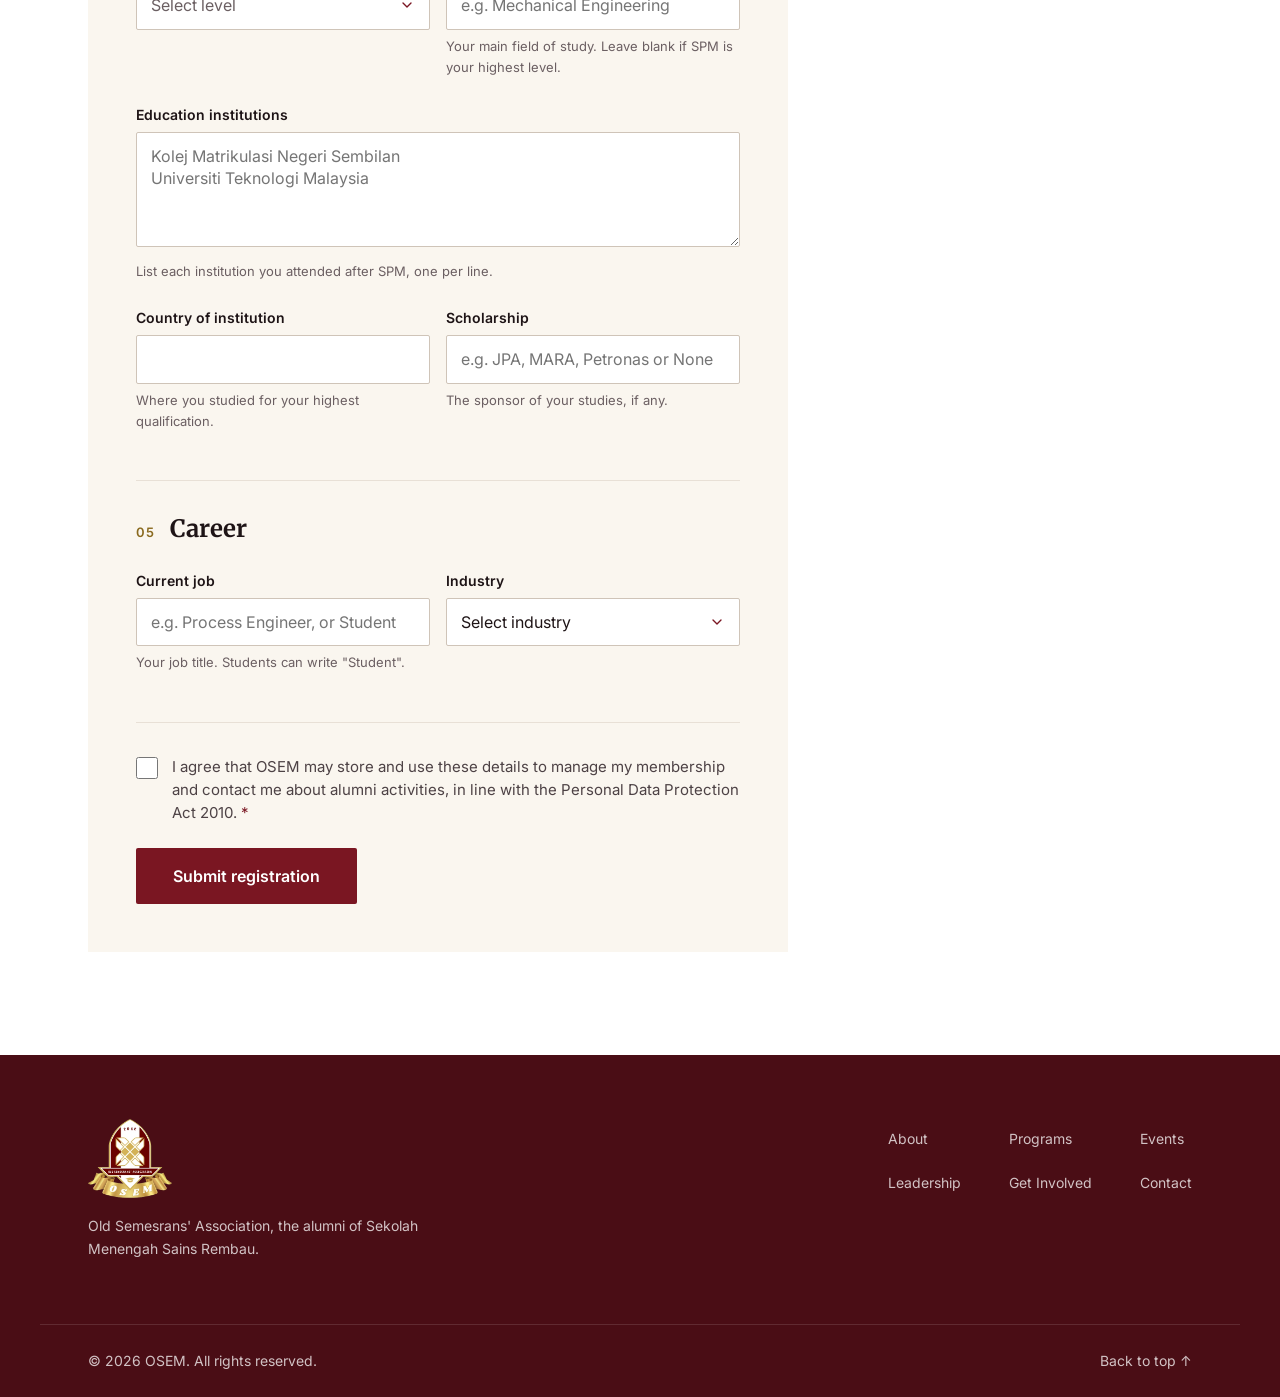
<file: register.html>
<!doctype html>
<html lang="en">
<head>
  <meta charset="utf-8">
  <meta name="viewport" content="width=device-width, initial-scale=1">
  <title>Become a Member — OSEM</title>
  <meta name="description" content="Register as an official member of OSEM, the Old Semesrans' Association of SM Sains Rembau.">
  <meta name="theme-color" content="#7A1622">
  <link rel="icon" type="image/png" href="assets/img/osem-logo.png">
  <link rel="preconnect" href="https://fonts.googleapis.com">
  <link rel="preconnect" href="https://fonts.gstatic.com" crossorigin>
  <link href="https://fonts.googleapis.com/css2?family=Merriweather:wght@300;400;700&family=Inter:wght@400;500;600&display=swap" rel="stylesheet">
  <link rel="stylesheet" href="css/styles.css">
</head>
<body>
  <a class="skip-link" href="#main">Skip to main content</a>

  <!-- ============ NAV ============ -->
  <header class="site-header" id="top">
    <div class="container nav">
      <a href="index.html" class="brand" aria-label="OSEM home">
        <img src="assets/img/osem-logo.png" alt="" width="42" height="40">
        <span class="brand-text"><strong>OSEM</strong><span>Old Semesrans' Association</span></span>
      </a>

      <button class="nav-toggle" aria-expanded="false" aria-controls="nav-menu" aria-label="Open menu">
        <span></span><span></span><span></span>
      </button>

      <nav id="nav-menu" class="nav-menu" aria-label="Primary">
        <ul>
          <li><a href="about.html">About</a></li>
          <li><a href="index.html#programs">Programs</a></li>
          <li><a href="index.html#events">Events</a></li>
          <li><a href="about.html#committee">Leadership</a></li>
          <li><a href="index.html#support">Get Involved</a></li>
          <li><a href="index.html#contact" class="nav-cta">Contact Us</a></li>
        </ul>
      </nav>
    </div>
  </header>

  <main id="main">
    <!-- ============ PAGE HERO ============ -->
    <section class="page-hero reg-hero" aria-labelledby="page-title">
      <div class="container page-hero-top">
        <div>
          <nav class="breadcrumb" aria-label="Breadcrumb">
            <ol>
              <li><a href="index.html">Home</a></li>
              <li><a href="index.html#support">Get Involved</a></li>
              <li aria-current="page">Membership registration</li>
            </ol>
          </nav>
          <h1 id="page-title">Become a member<br><strong>of the OSEM family</strong></h1>
        </div>
        <p class="page-hero-lede">Register as an official Semesran alumni member. It takes about five minutes, and the committee will confirm your membership by email.</p>
      </div>
    </section>

    <!-- ============ FORM ============ -->
    <section class="reg-section" aria-label="Registration form">
      <div class="container reg-grid">

        <div class="reg-main">
          <div class="error-summary" id="error-summary" tabindex="-1" role="alert" hidden>
            <h2>Please check <span class="error-count">a few</span> details</h2>
            <ul></ul>
          </div>

          <form class="reg-form" id="reg-form" novalidate>
            <p class="reg-required-note">Fields marked <span aria-hidden="true">*</span><span class="sr-only">with an asterisk</span> are required.</p>

            <!-- 01 About you -->
            <fieldset class="reg-group" id="sec-personal">
              <legend><span class="reg-num" aria-hidden="true">01</span>About you</legend>
              <div class="field">
                <label for="fullName">Your name <span aria-hidden="true">*</span></label>
                <input id="fullName" name="fullName" type="text" autocomplete="name" required aria-describedby="fullName-help fullName-err">
                <p class="help" id="fullName-help">As it appears on your MyKad or passport.</p>
                <p class="error" id="fullName-err"></p>
              </div>
              <div class="field-row">
                <div class="field">
                  <label for="email">Email <span aria-hidden="true">*</span></label>
                  <input id="email" name="email" type="email" autocomplete="email" required aria-describedby="email-err" placeholder="name@example.com">
                  <p class="error" id="email-err"></p>
                </div>
                <div class="field">
                  <label for="phone">Phone number <span aria-hidden="true">*</span></label>
                  <input id="phone" name="phone" type="tel" autocomplete="tel" inputmode="tel" required aria-describedby="phone-help phone-err" placeholder="+60 12-345 6789">
                  <p class="help" id="phone-help">Include your country code if you live outside Malaysia.</p>
                  <p class="error" id="phone-err"></p>
                </div>
              </div>
              <div class="field field-narrow">
                <label for="dob">Date of birth <span aria-hidden="true">*</span></label>
                <input id="dob" name="dob" type="date" autocomplete="bday" required aria-describedby="dob-err">
                <p class="error" id="dob-err"></p>
              </div>
            </fieldset>

            <!-- 02 Semesra years -->
            <fieldset class="reg-group" id="sec-school">
              <legend><span class="reg-num" aria-hidden="true">02</span>Your Semesra years</legend>
              <div class="field-row field-row-3">
                <div class="field">
                  <label for="batch">Batch <span aria-hidden="true">*</span></label>
                  <select id="batch" name="batch" required aria-describedby="batch-err">
                    <option value="">Select batch</option>
                    <option>Valedictorian</option>
                    <option>Prodigy</option>
                    <option>Extrovert</option>
                    <option>Zealous</option>
                  </select>
                  <p class="error" id="batch-err"></p>
                </div>
                <div class="field">
                  <label for="batchCycle">Batch cycle <span aria-hidden="true">*</span></label>
                  <select id="batchCycle" name="batchCycle" required aria-describedby="batchCycle-err">
                    <option value="">Select cycle</option>
                    <option value="1">1</option>
                    <option value="2">2</option>
                    <option value="3">3</option>
                    <option value="4">4</option>
                    <option value="5">5</option>
                    <option value="6">6</option>
                    <option value="7">7</option>
                    <option value="8">8</option>
                    <option value="9">9</option>
                    <option value="10">10</option>
                  </select>
                  <p class="error" id="batchCycle-err"></p>
                </div>
                <div class="field">
                  <label for="house">House <span aria-hidden="true">*</span></label>
                  <select id="house" name="house" required aria-describedby="house-err">
                    <option value="">Select house</option>
                    <option value="LM">Lela Maharaja (LM)</option>
                    <option value="JP">Johan Pahlawan (JP)</option>
                    <option value="KP">Kelana Petra (KP)</option>
                    <option value="AZ">Akhirul Zaman (AZ)</option>
                  </select>
                  <p class="error" id="house-err"></p>
                </div>
              </div>
              <p class="batch-preview" id="batch-preview" aria-live="polite" hidden>You'll be listed as <strong></strong></p>
            </fieldset>

            <!-- 03 Where you are now -->
            <fieldset class="reg-group" id="sec-location">
              <legend><span class="reg-num" aria-hidden="true">03</span>Where you are now</legend>
              <div class="field-row">
                <div class="field">
                  <label for="country">Country of residence <span aria-hidden="true">*</span></label>
                  <input id="country" name="country" type="text" list="countries" autocomplete="country-name" value="Malaysia" required aria-describedby="country-err">
                  <p class="error" id="country-err"></p>
                </div>
                <div class="field">
                  <label for="state">Current address (state) <span aria-hidden="true">*</span></label>
                  <select id="state" name="state" required aria-describedby="state-help state-err">
                    <option value="">Select state</option>
                    <option>Johor</option>
                    <option>Kedah</option>
                    <option>Kelantan</option>
                    <option>Melaka</option>
                    <option>Negeri Sembilan</option>
                    <option>Pahang</option>
                    <option>Perak</option>
                    <option>Perlis</option>
                    <option>Pulau Pinang</option>
                    <option>Sabah</option>
                    <option>Sarawak</option>
                    <option>Selangor</option>
                    <option>Terengganu</option>
                    <option>W.P. Kuala Lumpur</option>
                    <option>W.P. Labuan</option>
                    <option>W.P. Putrajaya</option>
                    <option>Outside Malaysia</option>
                  </select>
                  <p class="help" id="state-help">Living abroad? Choose "Outside Malaysia".</p>
                  <p class="error" id="state-err"></p>
                </div>
              </div>
              <div class="field field-reveal" id="city-field" hidden>
                <label for="city">Where do you live? <span aria-hidden="true">*</span></label>
                <input id="city" name="city" type="text" autocomplete="address-level2" placeholder="e.g. London" aria-describedby="city-help city-err" disabled>
                <p class="help" id="city-help">Your city or area abroad.</p>
                <p class="error" id="city-err"></p>
              </div>
            </fieldset>

            <!-- 04 Education -->
            <fieldset class="reg-group" id="sec-education">
              <legend><span class="reg-num" aria-hidden="true">04</span>Education</legend>
              <div class="field-row">
                <div class="field">
                  <label for="eduLevel">Highest education level <span aria-hidden="true">*</span></label>
                  <select id="eduLevel" name="eduLevel" required aria-describedby="eduLevel-err">
                    <option value="">Select level</option>
                    <option>SPM</option>
                    <option>Diploma</option>
                    <option>Bachelor's Degree</option>
                    <option>Master's Degree</option>
                    <option>PhD</option>
                  </select>
                  <p class="error" id="eduLevel-err"></p>
                </div>
                <div class="field">
                  <label for="course">Course of study</label>
                  <input id="course" name="course" type="text" placeholder="e.g. Mechanical Engineering" aria-describedby="course-help">
                  <p class="help" id="course-help">Your main field of study. Leave blank if SPM is your highest level.</p>
                </div>
              </div>
              <div class="field">
                <label for="institutions">Education institutions</label>
                <textarea id="institutions" name="institutions" rows="4" placeholder="Kolej Matrikulasi Negeri Sembilan&#10;Universiti Teknologi Malaysia" aria-describedby="institutions-help"></textarea>
                <p class="help" id="institutions-help">List each institution you attended after SPM, one per line.</p>
              </div>
              <div class="field-row">
                <div class="field">
                  <label for="instCountry">Country of institution</label>
                  <input id="instCountry" name="instCountry" type="text" list="countries" aria-describedby="instCountry-help">
                  <p class="help" id="instCountry-help">Where you studied for your highest qualification.</p>
                </div>
                <div class="field">
                  <label for="scholarship">Scholarship</label>
                  <input id="scholarship" name="scholarship" type="text" placeholder="e.g. JPA, MARA, Petronas or None" aria-describedby="scholarship-help">
                  <p class="help" id="scholarship-help">The sponsor of your studies, if any.</p>
                </div>
              </div>
            </fieldset>

            <!-- 05 Career -->
            <fieldset class="reg-group" id="sec-career">
              <legend><span class="reg-num" aria-hidden="true">05</span>Career</legend>
              <div class="field-row">
                <div class="field">
                  <label for="job">Current job</label>
                  <input id="job" name="job" type="text" autocomplete="organization-title" placeholder="e.g. Process Engineer, or Student" aria-describedby="job-help">
                  <p class="help" id="job-help">Your job title. Students can write "Student".</p>
                </div>
                <div class="field">
                  <label for="industry">Industry</label>
                  <select id="industry" name="industry">
                    <option value="">Select industry</option>
                    <option>Academia &amp; Research</option>
                    <option>Accounting &amp; Finance</option>
                    <option>Agriculture &amp; Plantation</option>
                    <option>Architecture &amp; Construction</option>
                    <option>Aviation &amp; Aerospace</option>
                    <option>Banking &amp; Islamic Finance</option>
                    <option>Consulting</option>
                    <option>Creative, Media &amp; Design</option>
                    <option>Education</option>
                    <option>Energy, Oil &amp; Gas</option>
                    <option>Engineering &amp; Manufacturing</option>
                    <option>Government &amp; Public Service</option>
                    <option>Healthcare &amp; Medicine</option>
                    <option>Hospitality &amp; Tourism</option>
                    <option>Information Technology</option>
                    <option>Legal</option>
                    <option>Non-profit &amp; Social Enterprise</option>
                    <option>Retail &amp; E-commerce</option>
                    <option>Telecommunications</option>
                    <option>Transport &amp; Logistics</option>
                    <option>Student</option>
                    <option>Other</option>
                  </select>
                </div>
              </div>
            </fieldset>

            <!-- Consent + submit -->
            <div class="reg-submit">
              <div class="check-field">
                <input id="consent" name="consent" type="checkbox" required aria-describedby="consent-err">
                <label for="consent">I agree that OSEM may store and use these details to manage my membership and contact me about alumni activities, in line with the Personal Data Protection Act 2010. <span aria-hidden="true">*</span></label>
              </div>
              <p class="error" id="consent-err"></p>
              <button type="submit" class="btn btn-primary btn-lg">Submit registration</button>
            </div>
          </form>

          <!-- Success state -->
          <div class="reg-success" id="reg-success" tabindex="-1" hidden>
            <span class="reg-success-icon" aria-hidden="true"><svg viewBox="0 0 24 24"><path d="M20 6 9 17l-5-5"/></svg></span>
            <h2>Welcome home, <span class="reg-success-name">Semesran</span>.</h2>
            <p>Your registration has been received. The committee will verify your details and confirm your membership by email within 7 working days.</p>
            <div class="reg-success-actions">
              <a href="index.html#events" class="btn btn-primary">See upcoming events</a>
              <a href="index.html" class="btn-link">Back to home <svg aria-hidden="true" viewBox="0 0 24 24"><path d="M7 17 17 7M8 7h9v9"/></svg></a>
            </div>
          </div>
        </div>

        <!-- ============ ASIDE ============ -->
        <aside class="reg-aside" aria-label="About membership">
          <div class="reg-aside-card">
            <img src="assets/img/osem-logo.png" alt="" width="72" height="68">
            <h2>Why join OSEM?</h2>
            <ul class="checklist">
              <li><svg aria-hidden="true" viewBox="0 0 24 24"><path d="M20 6 9 17l-5-5"/></svg>Invitations to homecoming, reunions and batch events</li>
              <li><svg aria-hidden="true" viewBox="0 0 24 24"><path d="M20 6 9 17l-5-5"/></svg>Access to the Semesran career and mentorship network</li>
              <li><svg aria-hidden="true" viewBox="0 0 24 24"><path d="M20 6 9 17l-5-5"/></svg>A vote at the Annual General Meeting</li>
              <li><svg aria-hidden="true" viewBox="0 0 24 24"><path d="M20 6 9 17l-5-5"/></svg>Ways to give back to SM Sains Rembau</li>
            </ul>
          </div>
          <nav class="reg-steps" aria-label="Form sections">
            <p class="eyebrow">In this form</p>
            <ol>
              <li><a href="#sec-personal">About you</a></li>
              <li><a href="#sec-school">Your Semesra years</a></li>
              <li><a href="#sec-location">Where you are now</a></li>
              <li><a href="#sec-education">Education</a></li>
              <li><a href="#sec-career">Career</a></li>
            </ol>
          </nav>
          <p class="reg-help">Questions about membership? <a href="index.html#contact">Contact the committee</a>.</p>
        </aside>
      </div>
    </section>

    <datalist id="countries">
      <option value="Malaysia"></option>
      <option value="Australia"></option>
      <option value="Brunei"></option>
      <option value="Canada"></option>
      <option value="China"></option>
      <option value="Egypt"></option>
      <option value="France"></option>
      <option value="Germany"></option>
      <option value="Hong Kong"></option>
      <option value="India"></option>
      <option value="Indonesia"></option>
      <option value="Ireland"></option>
      <option value="Japan"></option>
      <option value="Jordan"></option>
      <option value="Netherlands"></option>
      <option value="New Zealand"></option>
      <option value="Qatar"></option>
      <option value="Russia"></option>
      <option value="Saudi Arabia"></option>
      <option value="Singapore"></option>
      <option value="South Korea"></option>
      <option value="Taiwan"></option>
      <option value="Thailand"></option>
      <option value="Turkey"></option>
      <option value="United Arab Emirates"></option>
      <option value="United Kingdom"></option>
      <option value="United States"></option>
    </datalist>
  </main>

  <!-- ============ FOOTER ============ -->
  <footer class="site-footer">
    <div class="container footer-grid">
      <div class="footer-brand">
        <img src="assets/img/osem-logo.png" alt="OSEM crest" width="84" height="79" loading="lazy">
        <p>Old Semesrans' Association, the alumni of Sekolah Menengah Sains Rembau.</p>
      </div>
      <nav aria-label="Footer">
        <ul>
          <li><a href="about.html">About</a></li>
          <li><a href="index.html#programs">Programs</a></li>
          <li><a href="index.html#events">Events</a></li>
          <li><a href="about.html#committee">Leadership</a></li>
          <li><a href="index.html#support">Get Involved</a></li>
          <li><a href="index.html#contact">Contact</a></li>
        </ul>
      </nav>
    </div>
    <div class="container footer-bottom">
      <p>© <span id="year">2026</span> OSEM. All rights reserved.</p>
      <a href="#top">Back to top ↑</a>
    </div>
  </footer>

  <script src="js/main.js" defer></script>
  <script src="js/register.js" defer></script>
</body>
</html>
</file>
<file: css/styles.css>
/* =========================================================
   OSEM — Old Semesrans' Association
   Design tokens derived from the OSEM crest (maroon, gold, cream)
   ========================================================= */
:root {
  /* Brand */
  --maroon-900: #4a0d15;
  --maroon-800: #5e111b;
  --maroon-700: #7a1622;   /* primary */
  --maroon-600: #932534;
  --gold-500: #c9a24a;     /* accent — decorative / on dark only */
  --gold-400: #ddbd6e;
  --gold-700: #8a6a1f;     /* gold dark enough for text on light */

  /* Neutrals */
  --ink: #1e1416;
  --ink-soft: #4d4245;
  --ink-muted: #6b5f62;
  --line: #e8e0d6;
  --cream: #faf6ef;
  --cream-2: #f3ece0;
  --white: #ffffff;

  /* Semantic */
  --bg: var(--white);
  --surface: var(--cream);
  --primary: var(--maroon-700);
  --primary-hover: var(--maroon-800);
  --on-primary: #fff;
  --error: #b42318;
  --success: #1f7a4d;

  /* Type */
  --font-serif: "Merriweather", Georgia, "Times New Roman", serif;
  --font-sans: "Inter", system-ui, -apple-system, "Segoe UI", Roboto, sans-serif;

  /* Spacing (8pt) */
  --s-1: 4px; --s-2: 8px; --s-3: 16px; --s-4: 24px; --s-5: 32px;
  --s-6: 48px; --s-7: 64px; --s-8: 96px; --s-9: 128px;

  --container: 1200px;
  --gutter: clamp(16px, 4vw, 48px);
  --ease-out: cubic-bezier(.22, 1, .36, 1);
  --dur: 200ms;
  --header-h: 76px;
}

/* ---------- Base ---------- */
*, *::before, *::after { box-sizing: border-box; }
html { scroll-behavior: smooth; scroll-padding-top: calc(var(--header-h) + 8px); -webkit-text-size-adjust: 100%; }
body {
  margin: 0;
  font-family: var(--font-sans);
  font-size: 16px;
  line-height: 1.65;
  color: var(--ink-soft);
  background: var(--bg);
  -webkit-font-smoothing: antialiased;
  overflow-x: hidden;
}
img { max-width: 100%; display: block; height: auto; }
a { color: inherit; }
h1, h2, h3 { font-family: var(--font-serif); color: var(--ink); font-weight: 400; line-height: 1.2; margin: 0; text-wrap: balance; }
h2 { font-size: clamp(1.75rem, 1.2rem + 2vw, 2.5rem); }
h3 { font-size: 1.125rem; font-weight: 700; }
p { margin: 0 0 var(--s-3); }
ul { margin: 0; padding: 0; list-style: none; }
svg { width: 1em; height: 1em; fill: none; stroke: currentColor; stroke-width: 1.75; stroke-linecap: round; stroke-linejoin: round; flex-shrink: 0; }

:focus-visible { outline: 3px solid var(--gold-500); outline-offset: 3px; border-radius: 2px; }

.container { width: 100%; max-width: var(--container); margin-inline: auto; padding-inline: var(--gutter); }
.section { padding-block: clamp(64px, 9vw, 128px); }

.sr-only { position: absolute; width: 1px; height: 1px; padding: 0; margin: -1px; overflow: hidden; clip: rect(0 0 0 0); white-space: nowrap; border: 0; }
.skip-link { position: absolute; left: 16px; top: -100px; z-index: 1000; background: var(--primary); color: #fff; padding: 12px 16px; text-decoration: none; }
.skip-link:focus { top: 12px; }

.eyebrow {
  font-family: var(--font-sans);
  font-size: .75rem; font-weight: 600;
  letter-spacing: .28em; text-transform: uppercase;
  color: var(--maroon-700);
  margin-bottom: var(--s-3);
  display: inline-flex; align-items: center; gap: 12px;
}
.eyebrow::before { content: ""; width: 24px; height: 1px; background: var(--gold-500); }
.eyebrow-light { color: var(--gold-400); }
.lede { font-size: 1.0625rem; max-width: 60ch; }

/* ---------- Buttons ---------- */
.btn {
  display: inline-flex; align-items: center; justify-content: center; gap: 8px;
  min-height: 48px; padding: 12px 28px;
  font: 600 .9375rem/1 var(--font-sans);
  text-decoration: none; border: 1px solid transparent; border-radius: 2px; cursor: pointer;
  transition: background-color var(--dur) var(--ease-out), color var(--dur) var(--ease-out), border-color var(--dur) var(--ease-out), transform var(--dur) var(--ease-out);
  touch-action: manipulation;
}
.btn:active { transform: scale(.98); }
.btn-primary { background: var(--primary); color: var(--on-primary); }
.btn-primary:hover { background: var(--primary-hover); }
.btn-gold { background: var(--gold-500); color: var(--maroon-900); }
.btn-gold:hover { background: var(--gold-400); }
.btn-outline-light { border-color: rgba(255,255,255,.5); color: #fff; }
.btn-outline-light:hover { border-color: var(--gold-400); color: var(--gold-400); }
.btn[aria-busy="true"] { opacity: .6; cursor: progress; }

.btn-link {
  display: inline-flex; align-items: center; gap: 6px;
  min-height: 44px;
  font: 600 .9375rem/1 var(--font-serif);
  color: var(--ink); text-decoration: none;
  position: relative;
}
.btn-link::after { content: ""; position: absolute; left: 0; right: 0; bottom: 10px; height: 1px; background: currentColor; transform-origin: left; transition: transform var(--dur) var(--ease-out); }
.btn-link:hover { color: var(--maroon-700); }
.btn-link:hover::after { transform: scaleX(.6); }
.btn-link svg { transition: transform var(--dur) var(--ease-out); }
.btn-link:hover svg { transform: translate(2px, -2px); }

/* ---------- Header / Nav ---------- */
.site-header {
  position: sticky; top: 0; z-index: 100;
  background: rgba(255,255,255,.92);
  backdrop-filter: saturate(1.4) blur(10px);
  -webkit-backdrop-filter: saturate(1.4) blur(10px);
  border-bottom: 1px solid transparent;
  transition: border-color var(--dur), box-shadow var(--dur);
}
.site-header.is-scrolled { border-color: var(--line); box-shadow: 0 6px 24px -18px rgba(74,13,21,.35); }
.nav { display: flex; align-items: center; justify-content: space-between; height: var(--header-h); }
.brand { display: flex; align-items: center; gap: 12px; text-decoration: none; }
.brand img { width: 42px; height: auto; }
.brand-text { display: flex; flex-direction: column; line-height: 1.15; }
.brand-text strong { font-family: var(--font-serif); font-size: 1.25rem; color: var(--maroon-700); letter-spacing: .04em; }
.brand-text span { font-size: .6875rem; letter-spacing: .08em; text-transform: uppercase; color: var(--ink-muted); }

.nav-menu ul { display: flex; align-items: center; gap: 4px; }
.nav-menu a {
  display: inline-flex; align-items: center; min-height: 44px; padding: 0 14px;
  font-size: .875rem; font-weight: 500; color: var(--ink-soft); text-decoration: none;
  position: relative; transition: color var(--dur);
}
.nav-menu a::after { content: ""; position: absolute; left: 14px; right: 14px; bottom: 8px; height: 1px; background: var(--maroon-700); transform: scaleX(0); transition: transform var(--dur) var(--ease-out); }
.nav-menu a:hover, .nav-menu a[aria-current="true"] { color: var(--maroon-700); }
.nav-menu a:hover::after, .nav-menu a[aria-current="true"]::after { transform: scaleX(1); }
.nav-menu .nav-cta { color: var(--ink); font-weight: 600; margin-left: 8px; }
.nav-menu .nav-cta::after { transform: scaleX(1); height: 2px; background: var(--ink); }

.nav-toggle { display: none; width: 48px; height: 48px; border: 0; background: none; cursor: pointer; padding: 12px; margin-right: -12px; }
.nav-toggle span { display: block; height: 2px; background: var(--ink); margin: 5px 0; transition: transform var(--dur) var(--ease-out), opacity var(--dur); }
.nav-toggle[aria-expanded="true"] span:nth-child(1) { transform: translateY(7px) rotate(45deg); }
.nav-toggle[aria-expanded="true"] span:nth-child(2) { opacity: 0; }
.nav-toggle[aria-expanded="true"] span:nth-child(3) { transform: translateY(-7px) rotate(-45deg); }

/* ---------- Hero ---------- */
.hero { padding-top: clamp(40px, 7vw, 88px); }
.hero-top { display: grid; grid-template-columns: 1.15fr 1fr; gap: var(--s-6); align-items: end; padding-bottom: clamp(40px, 6vw, 64px); }
.hero h1 { font-size: clamp(2.25rem, 1.3rem + 3.8vw, 4rem); font-weight: 300; letter-spacing: -.01em; }
.hero h1 strong { font-weight: 700; color: var(--maroon-700); }
.hero-side p { max-width: 42ch; margin-bottom: var(--s-4); }
.btn-row { display: flex; flex-wrap: wrap; align-items: center; gap: var(--s-4); }

.hero-media { position: relative; margin: 0; max-width: 1440px; margin-inline: auto; }
.hero-media img { width: 100%; aspect-ratio: 2.4 / 1; object-fit: cover; object-position: center 60%; }
.hero-badge {
  position: absolute; right: var(--gutter); bottom: 0; transform: translateY(50%);
  background: var(--maroon-700); color: #fff;
  font: 700 1.5rem/1 var(--font-serif); padding: 20px 28px;
  display: flex; flex-direction: column; gap: 6px;
  border-top: 3px solid var(--gold-500);
}
.hero-badge span { font: 600 .6875rem/1 var(--font-sans); letter-spacing: .28em; text-transform: uppercase; color: var(--gold-400); }

/* ---------- Decorative grid (inspired by reference crosshair pattern) ---------- */
.deco-grid {
  display: block; width: 160px; height: 120px;
  background-image:
    linear-gradient(var(--maroon-700), var(--maroon-700)),
    linear-gradient(var(--maroon-700), var(--maroon-700)),
    linear-gradient(var(--line) 1px, transparent 1px),
    linear-gradient(90deg, var(--line) 1px, transparent 1px);
  background-size: 1px 40px, 40px 1px, 40px 40px, 40px 40px;
  background-position: 80px 40px, 40px 80px, 0 0, 0 0;
  background-repeat: no-repeat, no-repeat, repeat, repeat;
  -webkit-mask-image: radial-gradient(closest-side, #000 55%, transparent);
          mask-image: radial-gradient(closest-side, #000 55%, transparent);
}
.deco-grid-lg { width: 240px; height: 200px; background-position: 120px 80px, 80px 120px, 0 0, 0 0; }

/* ---------- About ---------- */
.about-grid { display: grid; grid-template-columns: 1.2fr 1fr; gap: var(--s-7); align-items: center; }
.about-visual { position: relative; }
.about-card {
  position: relative; z-index: 2;
  background: var(--maroon-700); color: #fff;
  padding: clamp(28px, 4vw, 48px);
  width: min(100%, 440px); text-align: right;
  border-bottom: 3px solid var(--gold-500);
}
.about-card h2 { color: #fff; font-size: clamp(1.5rem, 1.1rem + 1.4vw, 2rem); }
.about-card .eyebrow { justify-content: flex-end; }
.about-photos { display: grid; grid-template-columns: 1fr 1.15fr; gap: var(--s-3); margin-top: -48px; padding-left: clamp(16px, 5vw, 48px); align-items: start; }
.photo { width: 100%; object-fit: cover; }
.photo-a { aspect-ratio: 4 / 5; object-position: 40% 50%; margin-top: 96px; }
.photo-b { aspect-ratio: 3 / 4; object-position: 50% 50%; }
.about-text { position: relative; }
.about-text .deco-grid { margin: 0 0 var(--s-5) auto; }
.about-text p { max-width: 48ch; }

.stats {
  margin: clamp(56px, 7vw, 96px) 0 0;
  display: grid; grid-template-columns: repeat(4, 1fr);
  border-top: 1px solid var(--line);
}
.stats > div { padding: var(--s-5) var(--s-4) 0 0; }
.stats > div + div { padding-left: var(--s-4); border-left: 1px solid var(--line); }
.stats dt { font-size: .8125rem; color: var(--ink-muted); order: 2; }
.stats dd { margin: 0 0 4px; font: 700 clamp(1.75rem, 1.3rem + 1.6vw, 2.5rem)/1.1 var(--font-serif); color: var(--maroon-700); font-variant-numeric: tabular-nums; }
.stats > div { display: flex; flex-direction: column-reverse; }

/* ---------- Values ---------- */
.values { background: var(--cream); padding-block: clamp(56px, 7vw, 88px); }
.values-grid { display: grid; grid-template-columns: repeat(3, 1fr); gap: var(--s-6); }
.value-icon {
  display: inline-grid; place-items: center;
  width: 52px; height: 52px; border-radius: 50%;
  border: 1px solid var(--maroon-700); color: var(--maroon-700);
  font-size: 22px; margin-bottom: var(--s-4);
}
.value-icon-light { border-color: var(--gold-500); color: var(--gold-400); }
.value h3 { margin-bottom: var(--s-2); }
.value p { font-size: .9375rem; margin: 0; max-width: 36ch; }

/* ---------- Programs ---------- */
.programs-grid { display: grid; grid-template-columns: 1fr 1.15fr; gap: var(--s-7); align-items: start; }
.program-list { margin-top: var(--s-5); padding-left: clamp(0px, 4vw, 72px); display: flex; flex-direction: column; }
.program-list button {
  display: flex; align-items: center; gap: 12px;
  min-height: 44px; padding: 6px 0;
  background: none; border: 0; cursor: pointer; text-align: left;
  font: 400 1.0625rem/1.3 var(--font-serif); color: #b4a9a3;
  transition: color var(--dur) var(--ease-out);
}
.program-list button::before { content: ""; width: 0; height: 1px; background: var(--maroon-700); transition: width var(--dur) var(--ease-out); }
.program-list button:hover { color: var(--ink-soft); }
.program-list button[aria-selected="true"] { color: var(--ink); font-weight: 700; }
.program-list button[aria-selected="true"]::before { width: 20px; }

.program-panel { position: relative; padding-bottom: 64px; }
.program-panel:focus-visible { outline-offset: 6px; }
.program-img { overflow: hidden; margin-right: clamp(0px, 8vw, 96px); }
.program-img img { width: 100%; aspect-ratio: 4 / 3; object-fit: cover; transition: opacity 260ms var(--ease-out), transform 600ms var(--ease-out); }
.program-panel.is-switching .program-img img { opacity: .2; transform: scale(1.03); }
.program-caption {
  position: absolute; right: 0; bottom: 0;
  width: min(85%, 340px);
  background: var(--maroon-700); color: #fff;
  padding: var(--s-4) var(--s-5);
  border-left: 3px solid var(--gold-500);
  transition: opacity 200ms var(--ease-out);
}
.program-panel.is-switching .program-caption { opacity: 0; }
.program-caption h3 { color: #fff; margin-bottom: var(--s-2); }
.program-caption p { margin: 0; font-size: .9375rem; color: rgba(255,255,255,.88); }

/* ---------- Quote band ---------- */
.band { position: relative; min-height: clamp(320px, 42vw, 520px); display: grid; overflow: hidden; }
.band img { position: absolute; inset: 0; width: 100%; height: 100%; object-fit: cover; object-position: center 30%; }
.band-overlay { position: relative; display: grid; align-items: center; background: linear-gradient(90deg, rgba(74,13,21,.88) 0%, rgba(74,13,21,.55) 55%, rgba(74,13,21,.15) 100%); }
.band blockquote { margin: 0 auto; }
.band blockquote p { font: 300 clamp(1.5rem, 1rem + 2.2vw, 2.5rem)/1.3 var(--font-serif); color: #fff; max-width: 22ch; font-style: italic; }
.band cite { font-style: normal; font-size: .875rem; color: var(--gold-400); letter-spacing: .04em; }

/* ---------- Events ---------- */
.events-grid { display: grid; grid-template-columns: .8fr 1.2fr; gap: var(--s-7); }
.events-intro .deco-grid { margin-top: var(--s-6); }
.event-list { border-top: 1px solid var(--line); }
.event {
  display: grid; grid-template-columns: 112px 1fr auto; gap: var(--s-4); align-items: center;
  padding: var(--s-4) 0; border-bottom: 1px solid var(--line);
}
.event-thumb {
  aspect-ratio: 1.3 / 1; display: flex; flex-direction: column; align-items: center; justify-content: center;
  background:
    linear-gradient(135deg, rgba(122,22,34,.92), rgba(74,13,21,.96)),
    url("../assets/img/campus.jpg") center / cover;
  color: #fff; border-bottom: 2px solid var(--gold-500);
}
.event-thumb .d { font: 700 1.75rem/1 var(--font-serif); }
.event-thumb .m { font-size: .75rem; letter-spacing: .2em; text-transform: uppercase; color: var(--gold-400); margin-top: 4px; }
.event h3 { margin-bottom: var(--s-2); }
.meta { display: flex; align-items: center; gap: 8px; font-size: .8125rem; color: var(--ink-muted); margin: 0 0 2px; }
.meta svg { color: var(--maroon-700); }
.event-link { align-self: end; font-size: .875rem; white-space: nowrap; }

/* ---------- Leadership ---------- */
.leadership { background: var(--cream); }
.section-head { margin-bottom: var(--s-6); }
.section-head h2 { margin-bottom: var(--s-3); }
.team { display: grid; grid-template-columns: repeat(4, 1fr); gap: var(--s-4); }
.member { background: #fff; padding: var(--s-5) var(--s-4); text-align: center; border-top: 2px solid var(--maroon-700); transition: transform var(--dur) var(--ease-out), box-shadow var(--dur) var(--ease-out); }
.member:hover { transform: translateY(-4px); box-shadow: 0 18px 36px -24px rgba(74,13,21,.4); }
.avatar {
  display: grid; place-items: center; width: 96px; height: 96px; margin: 0 auto var(--s-3);
  border-radius: 50%; background: var(--cream-2); border: 2px solid var(--gold-500);
  font: 700 1.5rem/1 var(--font-serif); color: var(--maroon-700);
}
.member h3 { margin-bottom: 4px; }
.member .role { margin: 0; color: var(--maroon-700); font-weight: 600; font-size: .875rem; }
.member .batch { margin: 0; font-size: .8125rem; color: var(--ink-muted); }

/* ---------- Support ---------- */
.support {
  background:
    radial-gradient(1200px 400px at 85% 0%, rgba(201,162,74,.14), transparent 60%),
    var(--maroon-800);
  color: rgba(255,255,255,.86);
  padding-block: clamp(64px, 9vw, 128px);
}
.section-head-light h2 { color: #fff; }
.support-grid { display: grid; grid-template-columns: repeat(3, 1fr); gap: var(--s-4); }
.support-card { display: flex; flex-direction: column; align-items: flex-start; padding: var(--s-5); border: 1px solid rgba(255,255,255,.14); background: rgba(255,255,255,.03); }
.support-card h3 { color: #fff; margin-bottom: var(--s-2); font-size: 1.25rem; }
.support-card p { font-size: .9375rem; }
.support-card .btn { margin-top: auto; }
.bank { margin: auto 0 0; width: 100%; font-size: .875rem; border-top: 1px solid rgba(255,255,255,.14); padding-top: var(--s-3); }
.bank div { display: flex; justify-content: space-between; gap: 16px; padding: 4px 0; }
.bank dt { color: rgba(255,255,255,.7); }
.bank dd { margin: 0; color: #fff; text-align: right; font-variant-numeric: tabular-nums; }

/* ---------- Contact ---------- */
.contact-grid { display: grid; grid-template-columns: 1fr 1.1fr; gap: var(--s-7); align-items: start; }
.contact-grid h2 { margin-bottom: var(--s-3); }
.contact-list { margin: var(--s-5) 0; display: grid; gap: var(--s-3); }
.contact-list li { display: flex; align-items: flex-start; gap: 12px; }
.contact-list svg { color: var(--maroon-700); font-size: 20px; margin-top: 3px; }
.contact-list a { color: var(--ink); text-decoration: none; border-bottom: 1px solid var(--line); }
.contact-list a:hover { color: var(--maroon-700); border-color: var(--maroon-700); }
.socials { display: flex; gap: var(--s-2); }
.socials a { display: grid; place-items: center; width: 44px; height: 44px; border: 1px solid var(--line); color: var(--maroon-700); font-size: 20px; transition: background-color var(--dur), color var(--dur), border-color var(--dur); }
.socials a:hover { background: var(--maroon-700); color: #fff; border-color: var(--maroon-700); }

.contact-form { background: var(--cream); padding: clamp(24px, 4vw, 48px); border-top: 3px solid var(--maroon-700); }
.field { margin-bottom: var(--s-4); }
.field-row { display: grid; grid-template-columns: 1fr 1fr; gap: var(--s-3); }
label { display: block; font-size: .875rem; font-weight: 600; color: var(--ink); margin-bottom: 6px; }
label span { color: var(--maroon-700); }
input, select, textarea {
  width: 100%; min-height: 48px; padding: 12px 14px;
  font: 400 1rem/1.4 var(--font-sans); color: var(--ink);
  background: #fff; border: 1px solid #cfc4b8; border-radius: 2px;
  transition: border-color var(--dur), box-shadow var(--dur);
}
textarea { resize: vertical; }
input:focus, select:focus, textarea:focus { outline: none; border-color: var(--maroon-700); box-shadow: 0 0 0 3px rgba(122,22,34,.15); }
[aria-invalid="true"] { border-color: var(--error); }
.error { color: var(--error); font-size: .8125rem; margin: 6px 0 0; min-height: 0; }
.error:empty { display: none; }
.help { font-size: .8125rem; color: var(--ink-muted); margin: 6px 0 0; }
.form-status { margin: var(--s-3) 0 0; font-size: .9375rem; font-weight: 500; color: var(--success); }
.form-status:empty { display: none; }

/* ---------- Footer ---------- */
.site-footer { background: var(--maroon-900); color: rgba(255,255,255,.75); padding-top: var(--s-7); font-size: .875rem; }
.footer-grid { display: flex; justify-content: space-between; align-items: flex-start; gap: var(--s-6); flex-wrap: wrap; padding-bottom: var(--s-6); }
.footer-brand { max-width: 340px; }
.footer-brand img { width: 84px; margin-bottom: var(--s-3); }
.site-footer nav ul { display: grid; grid-template-columns: repeat(3, auto); gap: 4px var(--s-6); }
.site-footer nav a, .footer-bottom a { text-decoration: none; display: inline-flex; min-height: 40px; align-items: center; }
.site-footer a:hover { color: var(--gold-400); }
.footer-bottom { display: flex; justify-content: space-between; align-items: center; gap: var(--s-3); border-top: 1px solid rgba(255,255,255,.12); padding-block: var(--s-3); }
.footer-bottom p { margin: 0; }

/* =========================================================
   ABOUT PAGE
   ========================================================= */
.nav-menu a[aria-current="page"] { color: var(--maroon-700); }
.nav-menu a[aria-current="page"]::after { transform: scaleX(1); }

.page-hero { padding-top: clamp(32px, 5vw, 64px); }
.page-hero-top { display: grid; grid-template-columns: 1.2fr 1fr; gap: var(--s-6); align-items: end; padding-bottom: clamp(40px, 5vw, 56px); }
.page-hero h1 { font-size: clamp(2rem, 1.2rem + 3.2vw, 3.5rem); font-weight: 300; letter-spacing: -.01em; }
.page-hero h1 strong { font-weight: 700; color: var(--maroon-700); }
.page-hero-lede { max-width: 44ch; margin: 0; font-size: 1.0625rem; }
.page-hero-media { margin: 0; max-width: 1440px; margin-inline: auto; }
.page-hero-media img { width: 100%; aspect-ratio: 3.2 / 1; object-fit: cover; object-position: center 55%; }

.breadcrumb { margin-bottom: var(--s-4); }
.breadcrumb ol { display: flex; flex-wrap: wrap; gap: 8px; margin: 0; padding: 0; list-style: none; font-size: .8125rem; color: var(--ink-muted); }
.breadcrumb li + li::before { content: "/"; margin-right: 8px; color: var(--gold-500); }
.breadcrumb a { color: var(--ink-soft); text-decoration: none; display: inline-flex; min-height: 24px; align-items: center; }
.breadcrumb a:hover { color: var(--maroon-700); text-decoration: underline; }
.breadcrumb [aria-current] { color: var(--maroon-700); font-weight: 600; }

/* Story */
.story-grid { display: grid; grid-template-columns: .85fr 1.15fr; gap: var(--s-7); }
.story-head { position: sticky; top: calc(var(--header-h) + 32px); align-self: start; }
.story-head .deco-grid { margin-top: var(--s-6); }
.story-body { max-width: 64ch; }
.story-body p { font-size: 1.0625rem; }
.dropcap::first-letter { float: left; font: 700 3.6em/.8 var(--font-serif); color: var(--maroon-700); margin: 6px 12px 0 0; }
.pullquote { margin: var(--s-6) 0; padding: var(--s-4) 0 var(--s-4) var(--s-5); border-left: 3px solid var(--gold-500); }
.pullquote p { font: 300 italic clamp(1.25rem, 1rem + 1vw, 1.625rem)/1.45 var(--font-serif); color: var(--maroon-700); margin-bottom: var(--s-2); }
.pullquote cite { font-style: normal; font-size: .8125rem; color: var(--ink-muted); }

/* Mission & vision */
.mv { background: var(--cream); padding-block: clamp(56px, 7vw, 96px); }
.mv-grid { display: grid; grid-template-columns: 1fr 1.25fr; gap: var(--s-4); }
.mv-card { background: #fff; padding: clamp(28px, 4vw, 48px); border-top: 2px solid var(--maroon-700); }
.mv-card-dark { background: var(--maroon-700); border-top: 0; border-bottom: 3px solid var(--gold-500); display: flex; flex-direction: column; justify-content: flex-end; }
.mv-card-dark h2 { color: #fff; font-size: clamp(1.5rem, 1.1rem + 1.4vw, 2.125rem); font-weight: 300; }
.checklist { display: grid; gap: var(--s-3); }
.checklist li { display: flex; gap: 12px; align-items: flex-start; }
.checklist svg { color: var(--maroon-700); font-size: 20px; margin-top: 3px; stroke-width: 2.25; }

/* Crest */
.crest-grid { display: grid; grid-template-columns: .9fr 1.1fr; gap: var(--s-7); align-items: center; }
.crest-visual { position: relative; display: grid; place-items: center; padding: clamp(32px, 5vw, 64px); background: radial-gradient(closest-side, var(--cream-2), var(--cream) 70%, transparent); }
.crest-visual::before { content: ""; position: absolute; inset: 8%; border: 1px solid var(--line); border-radius: 50%; }
.crest-visual img { position: relative; width: min(100%, 340px); }
.crest-list { margin: var(--s-5) 0 0; border-top: 1px solid var(--line); }
.crest-list > div { display: grid; grid-template-columns: 200px 1fr; gap: var(--s-4); padding: var(--s-3) 0; border-bottom: 1px solid var(--line); }
.crest-list dt { display: flex; align-items: center; gap: 10px; font: 700 .9375rem/1.4 var(--font-serif); color: var(--ink); }
.crest-list dd { margin: 0; font-size: .9375rem; }
.swatch { width: 14px; height: 14px; border-radius: 50%; flex-shrink: 0; }
.swatch-maroon { background: var(--maroon-700); }
.swatch-gold { background: var(--gold-500); }
.swatch-cream { background: var(--cream-2); border: 1px solid #cfc4b8; }
.swatch-outline { border: 1.5px solid var(--gold-500); }

/* Timeline */
.timeline-section { padding-top: 0; }
.timeline { list-style: none; margin: 0; padding: 0; display: grid; grid-template-columns: repeat(6, 1fr); position: relative; }
.timeline::before { content: ""; position: absolute; left: 0; right: 0; top: 47px; height: 1px; background: var(--line); }
.timeline li { position: relative; padding: 0 var(--s-3) 0 0; }
.timeline .year { display: block; font: 700 1.5rem/1 var(--font-serif); color: var(--maroon-700); margin-bottom: var(--s-4); }
.timeline li::before { content: ""; position: absolute; top: 42px; left: 0; width: 11px; height: 11px; border-radius: 50%; background: #fff; border: 2px solid var(--gold-500); }
.timeline h3 { margin: 44px 0 var(--s-2); font-size: 1rem; }
.timeline p { font-size: .875rem; margin: 0; }

/* Objectives */
.objective-grid { list-style: none; margin: 0; padding: 0; display: grid; grid-template-columns: repeat(3, 1fr); border-top: 1px solid var(--line); border-left: 1px solid var(--line); }
.objective-grid li { background: var(--cream); padding: var(--s-5); border-right: 1px solid var(--line); border-bottom: 1px solid var(--line); transition: background-color var(--dur), opacity 600ms var(--ease-out), transform 600ms var(--ease-out); }
.objective-grid li:hover { background: #fff; }
.objective-grid .num { display: block; font: 300 2rem/1 var(--font-serif); color: var(--gold-700); margin-bottom: var(--s-3); }
.objective-grid h3 { margin-bottom: var(--s-2); }
.objective-grid p { margin: 0; font-size: .9375rem; }

/* Committee (8 members) */
#committee .team { row-gap: var(--s-4); }

/* Facts */
.facts-section { background: var(--cream); padding-block: clamp(56px, 7vw, 96px); }
.facts-grid { display: grid; grid-template-columns: .8fr 1.2fr; gap: var(--s-7); }
.facts { margin: 0; border-top: 1px solid var(--line); }
.facts > div { display: grid; grid-template-columns: 180px 1fr; gap: var(--s-4); padding: var(--s-3) 0; border-bottom: 1px solid var(--line); }
.facts dt { font-size: .8125rem; font-weight: 600; letter-spacing: .06em; text-transform: uppercase; color: var(--ink-muted); padding-top: 2px; }
.facts dd { margin: 0; color: var(--ink); }

/* CTA */
.cta-band { background: radial-gradient(900px 300px at 90% 0%, rgba(201,162,74,.16), transparent 60%), var(--maroon-800); color: rgba(255,255,255,.86); padding-block: clamp(56px, 7vw, 88px); }
.cta-inner { display: flex; justify-content: space-between; align-items: center; gap: var(--s-5); flex-wrap: wrap; }
.cta-band h2 { color: #fff; margin-bottom: var(--s-2); }
.cta-band p { margin: 0; }

@media (max-width: 1023px) {
  .page-hero-top, .story-grid, .mv-grid, .crest-grid, .facts-grid { grid-template-columns: 1fr; gap: var(--s-5); }
  .story-head { position: static; }
  .story-head .deco-grid { display: none; }
  .timeline { grid-template-columns: 1fr; gap: var(--s-4); padding-left: var(--s-5); }
  .timeline::before { left: 5px; right: auto; top: 6px; bottom: 6px; width: 1px; height: auto; }
  .timeline li::before { left: calc(-1 * var(--s-5)); top: 6px; }
  .timeline .year { font-size: 1.25rem; margin-bottom: 0; }
  .timeline h3 { margin-top: var(--s-2); }
  .objective-grid { grid-template-columns: 1fr 1fr; }
  .crest-visual img { width: min(70%, 300px); }
}
@media (max-width: 640px) {
  .page-hero-media img { aspect-ratio: 16 / 10; }
  .objective-grid { grid-template-columns: 1fr; }
  .crest-list > div, .facts > div { grid-template-columns: 1fr; gap: 4px; }
  .cta-inner .btn-row { width: 100%; }
  .cta-inner .btn { flex: 1 1 100%; }
}

/* ---------- Reveal on scroll ---------- */
.js .reveal { opacity: 0; transform: translateY(16px); transition: opacity 600ms var(--ease-out), transform 600ms var(--ease-out); }
.js .reveal.is-visible { opacity: 1; transform: none; }

/* ---------- Responsive ---------- */
@media (max-width: 1023px) {
  .hero-top, .about-grid, .programs-grid, .events-grid, .contact-grid { grid-template-columns: 1fr; gap: var(--s-6); }
  .about-text .deco-grid, .events-intro .deco-grid { display: none; }
  .team { grid-template-columns: repeat(2, 1fr); }
  .support-grid { grid-template-columns: 1fr; }
  .stats { grid-template-columns: repeat(2, 1fr); }
  .stats > div:nth-child(3) { border-left: 0; padding-left: 0; }
  .program-list { padding-left: 0; }
}

@media (max-width: 860px) {
  .nav-toggle { display: block; }
  .nav-menu {
    position: fixed; inset: var(--header-h) 0 auto 0;
    background: #fff; border-bottom: 1px solid var(--line);
    box-shadow: 0 24px 40px -24px rgba(74,13,21,.35);
    visibility: hidden; opacity: 0; transform: translateY(-8px);
    transition: opacity var(--dur) var(--ease-out), transform var(--dur) var(--ease-out), visibility 0s linear var(--dur);
  }
  .nav-menu.is-open { visibility: visible; opacity: 1; transform: none; transition-delay: 0s; }
  .nav-menu ul { flex-direction: column; align-items: stretch; padding: var(--s-2) var(--gutter) var(--s-4); gap: 0; }
  .nav-menu a { display: flex; padding: 0; min-height: 52px; border-bottom: 1px solid var(--line); font-size: 1rem; }
  .nav-menu a::after { display: none; }
  .nav-menu .nav-cta { margin: var(--s-3) 0 0; justify-content: center; background: var(--primary); color: #fff; border: 0; }
}

@media (max-width: 640px) {
  .brand-text span { display: none; }
  .hero-media img { aspect-ratio: 4 / 3; object-position: 40% 60%; }
  .hero-badge { font-size: 1.25rem; padding: 14px 18px; }
  .values-grid { grid-template-columns: 1fr; gap: var(--s-5); }
  .team { grid-template-columns: 1fr 1fr; gap: var(--s-3); }
  .member { padding: var(--s-4) var(--s-2); }
  .avatar { width: 72px; height: 72px; font-size: 1.125rem; }
  .about-photos { padding-left: 0; margin-top: -32px; }
  .photo-a { margin-top: 64px; }
  .event { grid-template-columns: 76px 1fr; gap: var(--s-3); }
  .event-link { grid-column: 2; justify-self: start; }
  .field-row { grid-template-columns: 1fr; gap: 0; }
  .program-img { margin-right: 0; }
  .program-panel { padding-bottom: 0; }
  .program-caption { position: relative; width: 100%; }
  .site-footer nav ul { grid-template-columns: repeat(2, auto); }
  .footer-bottom { flex-direction: column; align-items: flex-start; gap: 0; }
}

@media (prefers-reduced-motion: reduce) {
  html { scroll-behavior: auto; }
  *, *::before, *::after { transition-duration: 0ms !important; animation-duration: 0ms !important; }
  .js .reveal { opacity: 1; transform: none; }
}

/* ---------- Committee layout (9 members) ---------- */
.team-more { margin: var(--s-5) 0 0; text-align: center; }
@media (min-width: 1024px) {
  #committee .team { grid-template-columns: repeat(3, 1fr); max-width: 960px; margin-inline: auto; }
}
@media (max-width: 1023px) {
  #committee .team > li:last-child:nth-child(odd) { grid-column: 1 / -1; }
}

/* =========================================================
   REGISTRATION PAGE
   ========================================================= */
.reg-hero .page-hero-top { padding-bottom: clamp(32px, 4vw, 48px); border-bottom: 1px solid var(--line); }
.reg-section { padding: clamp(40px, 6vw, 80px) 0 clamp(64px, 8vw, 112px); }
.reg-grid { display: grid; grid-template-columns: minmax(0, 1fr) 340px; gap: clamp(32px, 5vw, 72px); align-items: start; }

.reg-form { background: var(--cream); border-top: 3px solid var(--maroon-700); padding: clamp(24px, 4vw, 48px); }
.reg-required-note { margin: 0 0 var(--s-4); font-size: .875rem; color: var(--ink-muted); }
.reg-required-note span[aria-hidden] { color: var(--maroon-700); font-weight: 600; }

.reg-group { border: 0; margin: 0; padding: 0 0 var(--s-4); min-width: 0; scroll-margin-top: calc(var(--header-h) + 24px); }
.reg-group + .reg-group { border-top: 1px solid var(--line); padding-top: var(--s-5); }
.reg-group legend {
  float: left; width: 100%; display: flex; align-items: baseline; gap: 14px; padding: 0; margin-bottom: var(--s-4);
  font: 700 clamp(1.25rem, 1.1rem + .5vw, 1.5rem)/1.3 var(--font-serif); color: var(--ink);
}
.reg-num { font: 600 .8125rem/1 var(--font-sans); letter-spacing: .1em; color: var(--gold-700); }
.field-row-3 { grid-template-columns: repeat(3, 1fr); }
.field-narrow { max-width: calc(50% - var(--s-3) / 2); }
select { appearance: none; padding-right: 40px; cursor: pointer;
  background: #fff url("data:image/svg+xml,%3Csvg xmlns='http://www.w3.org/2000/svg' viewBox='0 0 24 24' fill='none' stroke='%237a1622' stroke-width='2' stroke-linecap='round' stroke-linejoin='round'%3E%3Cpath d='m6 9 6 6 6-6'/%3E%3C/svg%3E") no-repeat right 14px center / 16px; }
select:invalid, select option[value=""] { color: var(--ink-muted); }
select option { color: var(--ink); }

.batch-preview { margin: calc(var(--s-2) * -1) 0 var(--s-3); padding: 12px 16px; background: #fff; border-left: 3px solid var(--gold-500); font-size: .9375rem; }
.batch-preview strong { color: var(--maroon-700); }

.reg-submit { border-top: 1px solid var(--line); padding-top: var(--s-5); }
.check-field { display: grid; grid-template-columns: 24px 1fr; gap: 12px; align-items: start; }
.check-field input { width: 22px; height: 22px; min-height: 0; margin: 2px 0 0; padding: 0; accent-color: var(--maroon-700); cursor: pointer; }
.check-field label { font-weight: 400; font-size: .9375rem; line-height: 1.55; color: var(--ink-soft); margin: 0; cursor: pointer; }
.reg-submit .error { margin-left: 36px; }
.btn-lg { min-height: 56px; padding: 16px 36px; font-size: 1rem; margin-top: var(--s-4); }
.btn[aria-busy="true"] { opacity: .7; cursor: progress; }

/* Error summary */
.error-summary { scroll-margin-top: calc(var(--header-h) + 24px); margin-bottom: var(--s-4); padding: var(--s-4); background: #fff; border: 2px solid var(--error); border-left-width: 6px; }
.error-summary:focus { outline: 3px solid rgba(180,35,24,.25); outline-offset: 2px; }
.error-summary h2 { font-size: 1.125rem; margin: 0 0 var(--s-2); color: var(--error); }
.error-summary ul { margin: 0; padding-left: 20px; }
.error-summary li { margin: 4px 0; }
.error-summary a { color: var(--error); font-weight: 500; }

/* Success */
.reg-success { background: var(--cream); border-top: 3px solid var(--maroon-700); padding: clamp(32px, 5vw, 64px); text-align: center; }
.reg-success:focus { outline: none; }
.reg-success-icon { display: inline-grid; place-items: center; width: 72px; height: 72px; border-radius: 50%; background: var(--maroon-700); color: #fff; font-size: 34px; margin-bottom: var(--s-4); }
.reg-success-icon svg { stroke-width: 2.5; }
.reg-success h2 { font-size: clamp(1.5rem, 1.2rem + 1vw, 2rem); }
.reg-success p { max-width: 48ch; margin: var(--s-3) auto 0; }
.reg-success-actions { display: flex; flex-wrap: wrap; justify-content: center; align-items: center; gap: var(--s-4); margin-top: var(--s-5); }

/* Aside */
.reg-aside { position: sticky; top: calc(var(--header-h) + 24px); display: grid; gap: var(--s-4); }
.reg-aside-card { background: var(--maroon-800); color: #f4e9e0; padding: var(--s-5); }
.reg-aside-card img { width: 64px; height: auto; margin-bottom: var(--s-3); }
.reg-aside-card h2 { color: #fff; font-size: 1.25rem; margin-bottom: var(--s-3); }
.reg-aside-card .checklist { font-size: .9375rem; gap: 12px; }
.reg-aside-card .checklist svg { color: var(--gold-400); }
.reg-steps .eyebrow { margin-bottom: var(--s-2); }
.reg-steps ol { list-style: none; margin: 0; padding: 0; border-left: 1px solid var(--line); counter-reset: step; }
.reg-steps li { counter-increment: step; }
.reg-steps a { display: flex; align-items: center; gap: 12px; min-height: 44px; padding: 0 var(--s-3); margin-left: -1px; border-left: 2px solid transparent; color: var(--ink-soft); text-decoration: none; font-size: .9375rem; transition: color var(--dur), border-color var(--dur); }
.reg-steps a::before { content: "0" counter(step); font-size: .75rem; font-weight: 600; letter-spacing: .08em; color: var(--gold-700); }
.reg-steps a:hover, .reg-steps a[aria-current="step"] { color: var(--maroon-700); border-left-color: var(--maroon-700); }
.reg-steps a[aria-current="step"] { font-weight: 600; }
.reg-help { margin: 0; font-size: .875rem; color: var(--ink-muted); }
.reg-help a { color: var(--maroon-700); font-weight: 500; }

@media (max-width: 1023px) {
  .reg-grid { grid-template-columns: 1fr; }
  .reg-aside { position: static; }
  .reg-steps, .reg-help { display: none; }
  .reg-aside-card { display: grid; grid-template-columns: auto 1fr; column-gap: var(--s-4); align-items: start; }
  .reg-aside-card img { grid-row: span 2; }
}
@media (max-width: 640px) {
  .field-row-3 { grid-template-columns: 1fr; gap: 0; }
  .field-narrow { max-width: none; }
  .reg-aside-card { grid-template-columns: 1fr; padding: var(--s-4); }
  .reg-aside-card img { grid-row: auto; width: 48px; }
  .btn-lg { width: 100%; }
}
.reg-group > legend + * { clear: both; }
.field-reveal:not([hidden]) { animation: field-in 220ms var(--ease-out); }
@keyframes field-in { from { opacity: 0; transform: translateY(-6px); } }
@media (prefers-reduced-motion: reduce) { .field-reveal:not([hidden]) { animation: none; } }
@media (min-width: 1024px) {
  #committee .team > li:last-child:nth-child(3n+1) { grid-column: 2; }
}

/* Committee photos */
.avatar-photo { width: 128px; height: 128px; padding: 4px; background: #fff; overflow: hidden; }
.avatar-photo img { width: 100%; height: 100%; object-fit: cover; object-position: 50% 30%; border-radius: 50%; }
@media (max-width: 640px) { .avatar-photo { width: 96px; height: 96px; padding: 3px; } }
</file>
